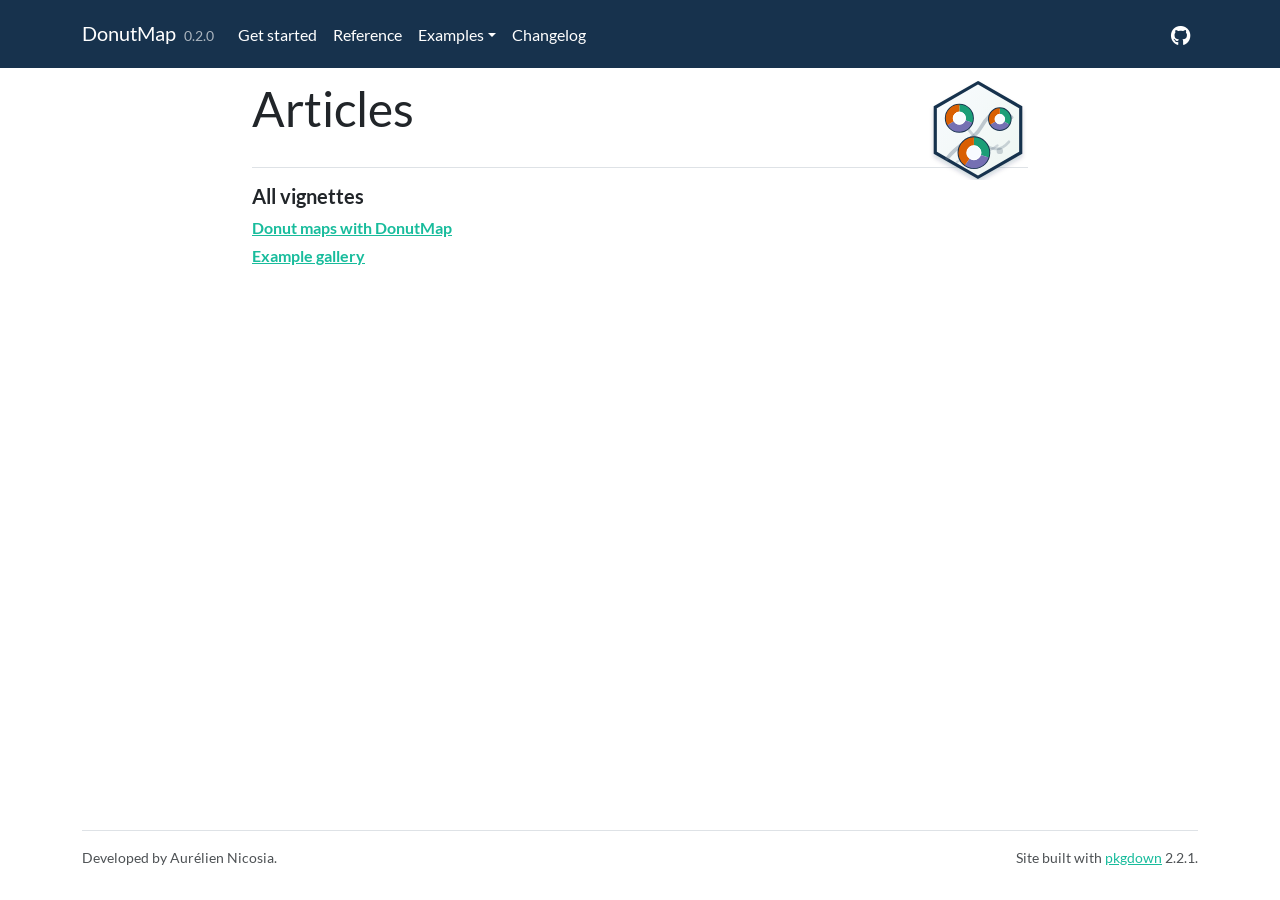
<file: articles/index.html>
<!DOCTYPE html>
<!-- Generated by pkgdown: do not edit by hand --><html lang="en-US"><head><meta http-equiv="Content-Type" content="text/html; charset=UTF-8"><meta charset="utf-8"><meta http-equiv="X-UA-Compatible" content="IE=edge"><meta name="viewport" content="width=device-width, initial-scale=1, shrink-to-fit=no"><title>Articles • DonutMap</title><!-- favicons --><link rel="icon" type="image/png" sizes="96x96" href="../favicon-96x96.png"><link rel="icon" type="”image/svg+xml”" href="../favicon.svg"><link rel="apple-touch-icon" sizes="180x180" href="../apple-touch-icon.png"><link rel="icon" sizes="any" href="../favicon.ico"><link rel="manifest" href="../site.webmanifest"><script src="../deps/jquery-3.6.0/jquery-3.6.0.min.js"></script><meta name="viewport" content="width=device-width, initial-scale=1, shrink-to-fit=no"><link href="../deps/bootstrap-5.3.8/bootstrap.min.css" rel="stylesheet"><script src="../deps/bootstrap-5.3.8/bootstrap.bundle.min.js"></script><link href="../deps/font-awesome-6.5.2/css/all.min.css" rel="stylesheet"><link href="../deps/font-awesome-6.5.2/css/v4-shims.min.css" rel="stylesheet"><script src="../deps/headroom-0.11.0/headroom.min.js"></script><script src="../deps/headroom-0.11.0/jQuery.headroom.min.js"></script><script src="../deps/bootstrap-toc-1.0.1/bootstrap-toc.min.js"></script><script src="../deps/clipboard.js-2.0.11/clipboard.min.js"></script><script src="../deps/search-1.0.0/autocomplete.jquery.min.js"></script><script src="../deps/search-1.0.0/fuse.min.js"></script><script src="../deps/search-1.0.0/mark.min.js"></script><!-- pkgdown --><script src="../pkgdown.js"></script><meta property="og:title" content="Articles"><meta property="og:image" content="https://aureliennicosiaulaval.github.io/DonutMap/logo.svg"></head><body>
    <a href="#main" class="visually-hidden-focusable">Skip to contents</a>


    <nav class="navbar navbar-expand-lg fixed-top bg-primary" data-bs-theme="dark" aria-label="Site navigation"><div class="container">

    <a class="navbar-brand me-2" href="../index.html">DonutMap</a>

    <small class="nav-text text-muted me-auto" data-bs-toggle="tooltip" data-bs-placement="bottom" title="Released version">0.2.0</small>


    <button class="navbar-toggler" type="button" data-bs-toggle="collapse" data-bs-target="#navbar" aria-controls="navbar" aria-expanded="false" aria-label="Toggle navigation">
      <span class="navbar-toggler-icon"></span>
    </button>

    <div id="navbar" class="collapse navbar-collapse ms-3">
      <ul class="navbar-nav me-auto"><li class="nav-item"><a class="nav-link" href="../articles/donut-maps.html">Get started</a></li>
<li class="nav-item"><a class="nav-link" href="../reference/index.html">Reference</a></li>
<li class="nav-item dropdown">
  <button class="nav-link dropdown-toggle" type="button" id="dropdown-examples" data-bs-toggle="dropdown" aria-expanded="false" aria-haspopup="true">Examples</button>
  <ul class="dropdown-menu" aria-labelledby="dropdown-examples"><li><a class="dropdown-item" href="../articles/donut-maps.html">Donut maps with DonutMap</a></li>
    <li><a class="dropdown-item" href="../articles/example-gallery.html">Example gallery</a></li>
  </ul></li>
<li class="nav-item"><a class="nav-link" href="../news/index.html">Changelog</a></li>
      </ul><ul class="navbar-nav"><li class="nav-item"><a class="external-link nav-link" href="https://github.com/AurelienNicosiaULaval/DonutMap/" aria-label="GitHub"><span class="fa fab fa-github fa-lg"></span></a></li>
      </ul></div>


  </div>
</nav><div class="container template-article-index">
<div class="row">
  <main id="main" class="col-md-9"><div class="page-header">
      <img src="../logo.svg" class="logo" alt=""><h1>Articles</h1>
    </div>

    <div class="section ">
      <h3>All vignettes</h3>
      <div class="section-desc"></div>

      <dl><dt><a href="donut-maps.html">Donut maps with DonutMap</a></dt>
        <dd>
        </dd><dt><a href="example-gallery.html">Example gallery</a></dt>
        <dd>
      </dd></dl></div>
  </main></div>


    <footer><div class="pkgdown-footer-left">
  <p>Developed by Aurélien Nicosia.</p>
</div>

<div class="pkgdown-footer-right">
  <p>Site built with <a href="https://pkgdown.r-lib.org/" class="external-link">pkgdown</a> 2.2.1.</p>
</div>

    </footer></div>





  </body></html>
</file>
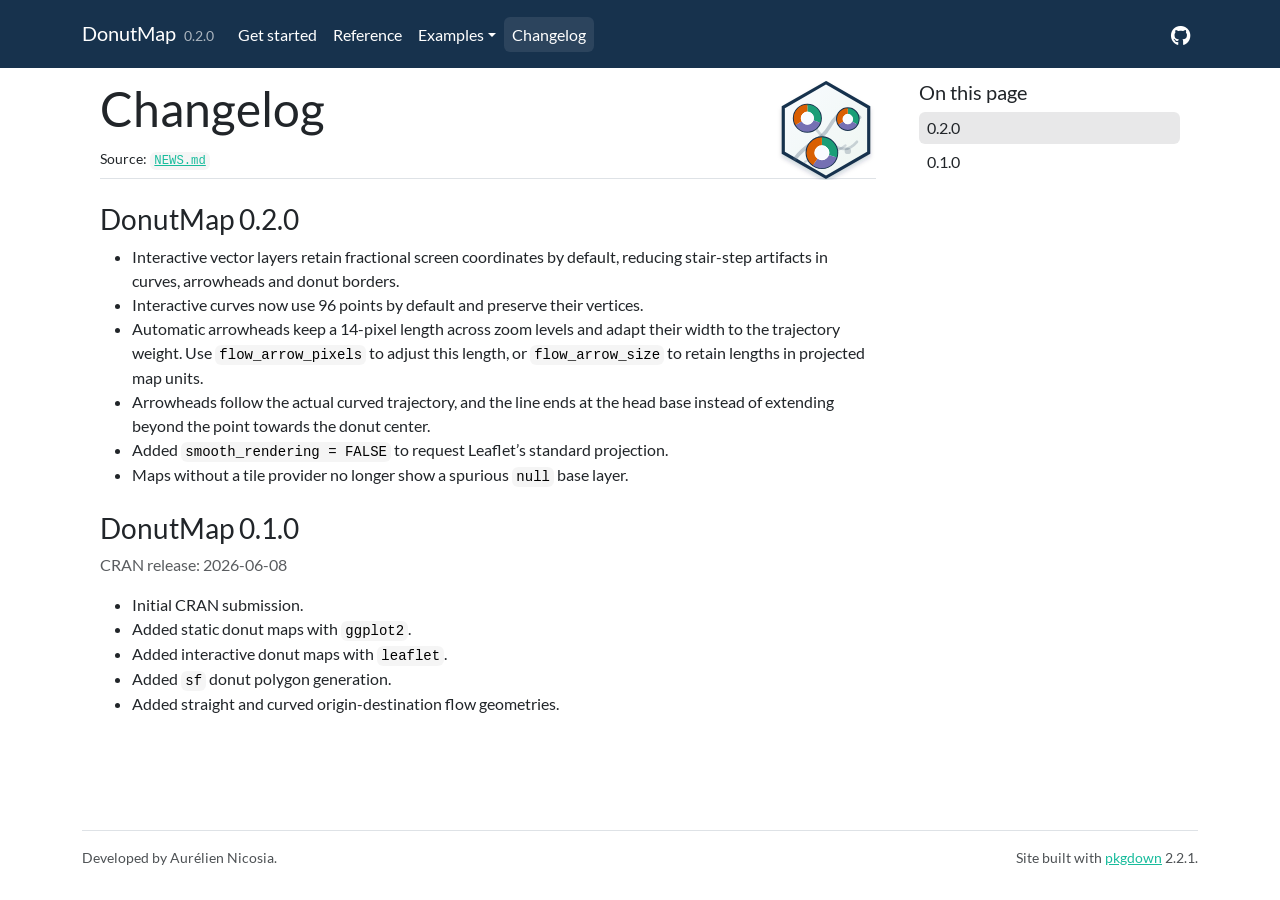
<file: news/index.html>
<!DOCTYPE html>
<!-- Generated by pkgdown: do not edit by hand --><html lang="en-US"><head><meta http-equiv="Content-Type" content="text/html; charset=UTF-8"><meta charset="utf-8"><meta http-equiv="X-UA-Compatible" content="IE=edge"><meta name="viewport" content="width=device-width, initial-scale=1, shrink-to-fit=no"><title>Changelog • DonutMap</title><!-- favicons --><link rel="icon" type="image/png" sizes="96x96" href="../favicon-96x96.png"><link rel="icon" type="”image/svg+xml”" href="../favicon.svg"><link rel="apple-touch-icon" sizes="180x180" href="../apple-touch-icon.png"><link rel="icon" sizes="any" href="../favicon.ico"><link rel="manifest" href="../site.webmanifest"><script src="../deps/jquery-3.6.0/jquery-3.6.0.min.js"></script><meta name="viewport" content="width=device-width, initial-scale=1, shrink-to-fit=no"><link href="../deps/bootstrap-5.3.8/bootstrap.min.css" rel="stylesheet"><script src="../deps/bootstrap-5.3.8/bootstrap.bundle.min.js"></script><link href="../deps/font-awesome-6.5.2/css/all.min.css" rel="stylesheet"><link href="../deps/font-awesome-6.5.2/css/v4-shims.min.css" rel="stylesheet"><script src="../deps/headroom-0.11.0/headroom.min.js"></script><script src="../deps/headroom-0.11.0/jQuery.headroom.min.js"></script><script src="../deps/bootstrap-toc-1.0.1/bootstrap-toc.min.js"></script><script src="../deps/clipboard.js-2.0.11/clipboard.min.js"></script><script src="../deps/search-1.0.0/autocomplete.jquery.min.js"></script><script src="../deps/search-1.0.0/fuse.min.js"></script><script src="../deps/search-1.0.0/mark.min.js"></script><!-- pkgdown --><script src="../pkgdown.js"></script><meta property="og:title" content="Changelog"><meta property="og:image" content="https://aureliennicosiaulaval.github.io/DonutMap/logo.svg"></head><body>
    <a href="#main" class="visually-hidden-focusable">Skip to contents</a>


    <nav class="navbar navbar-expand-lg fixed-top bg-primary" data-bs-theme="dark" aria-label="Site navigation"><div class="container">

    <a class="navbar-brand me-2" href="../index.html">DonutMap</a>

    <small class="nav-text text-muted me-auto" data-bs-toggle="tooltip" data-bs-placement="bottom" title="Released version">0.2.0</small>


    <button class="navbar-toggler" type="button" data-bs-toggle="collapse" data-bs-target="#navbar" aria-controls="navbar" aria-expanded="false" aria-label="Toggle navigation">
      <span class="navbar-toggler-icon"></span>
    </button>

    <div id="navbar" class="collapse navbar-collapse ms-3">
      <ul class="navbar-nav me-auto"><li class="nav-item"><a class="nav-link" href="../articles/donut-maps.html">Get started</a></li>
<li class="nav-item"><a class="nav-link" href="../reference/index.html">Reference</a></li>
<li class="nav-item dropdown">
  <button class="nav-link dropdown-toggle" type="button" id="dropdown-examples" data-bs-toggle="dropdown" aria-expanded="false" aria-haspopup="true">Examples</button>
  <ul class="dropdown-menu" aria-labelledby="dropdown-examples"><li><a class="dropdown-item" href="../articles/donut-maps.html">Donut maps with DonutMap</a></li>
    <li><a class="dropdown-item" href="../articles/example-gallery.html">Example gallery</a></li>
  </ul></li>
<li class="active nav-item"><a class="nav-link" href="../news/index.html">Changelog</a></li>
      </ul><ul class="navbar-nav"><li class="nav-item"><a class="external-link nav-link" href="https://github.com/AurelienNicosiaULaval/DonutMap/" aria-label="GitHub"><span class="fa fab fa-github fa-lg"></span></a></li>
      </ul></div>


  </div>
</nav><div class="container template-news">
<div class="row">
  <main id="main" class="col-md-9"><div class="page-header">
      <img src="../logo.svg" class="logo" alt=""><h1>Changelog</h1>
      <small>Source: <a href="https://github.com/AurelienNicosiaULaval/DonutMap/blob/main/NEWS.md" class="external-link"><code>NEWS.md</code></a></small>
    </div>

    <div class="section level2">
<h2 class="pkg-version" data-toc-text="0.2.0" id="donutmap-020">DonutMap 0.2.0<a class="anchor" aria-label="anchor" href="#donutmap-020"></a></h2>
<ul><li>Interactive vector layers retain fractional screen coordinates by default, reducing stair-step artifacts in curves, arrowheads and donut borders.</li>
<li>Interactive curves now use 96 points by default and preserve their vertices.</li>
<li>Automatic arrowheads keep a 14-pixel length across zoom levels and adapt their width to the trajectory weight. Use <code>flow_arrow_pixels</code> to adjust this length, or <code>flow_arrow_size</code> to retain lengths in projected map units.</li>
<li>Arrowheads follow the actual curved trajectory, and the line ends at the head base instead of extending beyond the point towards the donut center.</li>
<li>Added <code>smooth_rendering = FALSE</code> to request Leaflet’s standard projection.</li>
<li>Maps without a tile provider no longer show a spurious <code>null</code> base layer.</li>
</ul></div>
    <div class="section level2">
<h2 class="pkg-version" data-toc-text="0.1.0" id="donutmap-010">DonutMap 0.1.0<a class="anchor" aria-label="anchor" href="#donutmap-010"></a></h2><p class="text-muted">CRAN release: 2026-06-08</p>
<ul><li>Initial CRAN submission.</li>
<li>Added static donut maps with <code>ggplot2</code>.</li>
<li>Added interactive donut maps with <code>leaflet</code>.</li>
<li>Added <code>sf</code> donut polygon generation.</li>
<li>Added straight and curved origin-destination flow geometries.</li>
</ul></div>
  </main><aside class="col-md-3"><nav id="toc" aria-label="Table of contents"><h2>On this page</h2>
    </nav></aside></div>


    <footer><div class="pkgdown-footer-left">
  <p>Developed by Aurélien Nicosia.</p>
</div>

<div class="pkgdown-footer-right">
  <p>Site built with <a href="https://pkgdown.r-lib.org/" class="external-link">pkgdown</a> 2.2.1.</p>
</div>

    </footer></div>





  </body></html>
</file>
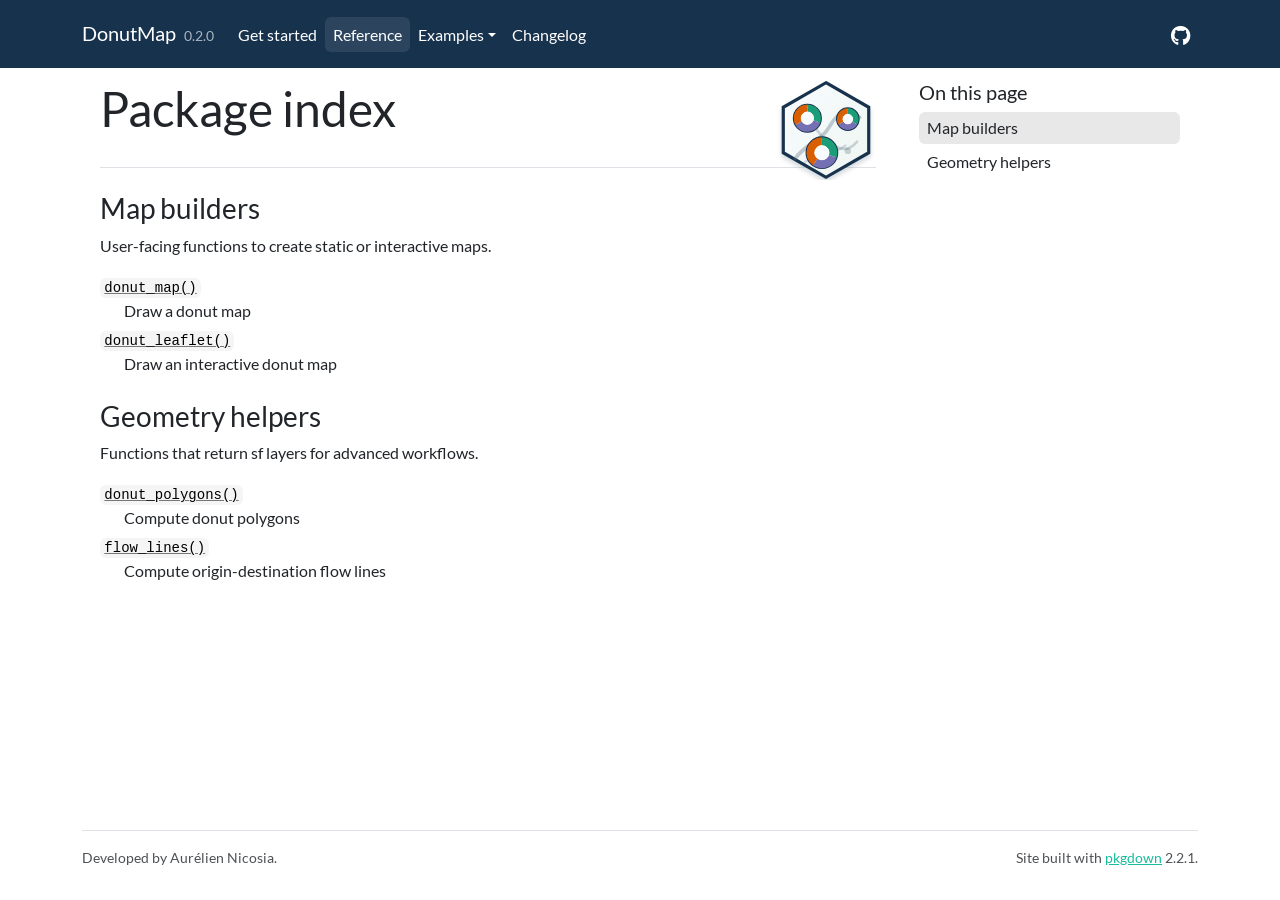
<file: reference/index.html>
<!DOCTYPE html>
<!-- Generated by pkgdown: do not edit by hand --><html lang="en-US"><head><meta http-equiv="Content-Type" content="text/html; charset=UTF-8"><meta charset="utf-8"><meta http-equiv="X-UA-Compatible" content="IE=edge"><meta name="viewport" content="width=device-width, initial-scale=1, shrink-to-fit=no"><title>Package index • DonutMap</title><!-- favicons --><link rel="icon" type="image/png" sizes="96x96" href="../favicon-96x96.png"><link rel="icon" type="”image/svg+xml”" href="../favicon.svg"><link rel="apple-touch-icon" sizes="180x180" href="../apple-touch-icon.png"><link rel="icon" sizes="any" href="../favicon.ico"><link rel="manifest" href="../site.webmanifest"><script src="../deps/jquery-3.6.0/jquery-3.6.0.min.js"></script><meta name="viewport" content="width=device-width, initial-scale=1, shrink-to-fit=no"><link href="../deps/bootstrap-5.3.8/bootstrap.min.css" rel="stylesheet"><script src="../deps/bootstrap-5.3.8/bootstrap.bundle.min.js"></script><link href="../deps/font-awesome-6.5.2/css/all.min.css" rel="stylesheet"><link href="../deps/font-awesome-6.5.2/css/v4-shims.min.css" rel="stylesheet"><script src="../deps/headroom-0.11.0/headroom.min.js"></script><script src="../deps/headroom-0.11.0/jQuery.headroom.min.js"></script><script src="../deps/bootstrap-toc-1.0.1/bootstrap-toc.min.js"></script><script src="../deps/clipboard.js-2.0.11/clipboard.min.js"></script><script src="../deps/search-1.0.0/autocomplete.jquery.min.js"></script><script src="../deps/search-1.0.0/fuse.min.js"></script><script src="../deps/search-1.0.0/mark.min.js"></script><!-- pkgdown --><script src="../pkgdown.js"></script><meta property="og:title" content="Package index"><meta property="og:image" content="https://aureliennicosiaulaval.github.io/DonutMap/logo.svg"></head><body>
    <a href="#main" class="visually-hidden-focusable">Skip to contents</a>


    <nav class="navbar navbar-expand-lg fixed-top bg-primary" data-bs-theme="dark" aria-label="Site navigation"><div class="container">

    <a class="navbar-brand me-2" href="../index.html">DonutMap</a>

    <small class="nav-text text-muted me-auto" data-bs-toggle="tooltip" data-bs-placement="bottom" title="Released version">0.2.0</small>


    <button class="navbar-toggler" type="button" data-bs-toggle="collapse" data-bs-target="#navbar" aria-controls="navbar" aria-expanded="false" aria-label="Toggle navigation">
      <span class="navbar-toggler-icon"></span>
    </button>

    <div id="navbar" class="collapse navbar-collapse ms-3">
      <ul class="navbar-nav me-auto"><li class="nav-item"><a class="nav-link" href="../articles/donut-maps.html">Get started</a></li>
<li class="active nav-item"><a class="nav-link" href="../reference/index.html">Reference</a></li>
<li class="nav-item dropdown">
  <button class="nav-link dropdown-toggle" type="button" id="dropdown-examples" data-bs-toggle="dropdown" aria-expanded="false" aria-haspopup="true">Examples</button>
  <ul class="dropdown-menu" aria-labelledby="dropdown-examples"><li><a class="dropdown-item" href="../articles/donut-maps.html">Donut maps with DonutMap</a></li>
    <li><a class="dropdown-item" href="../articles/example-gallery.html">Example gallery</a></li>
  </ul></li>
<li class="nav-item"><a class="nav-link" href="../news/index.html">Changelog</a></li>
      </ul><ul class="navbar-nav"><li class="nav-item"><a class="external-link nav-link" href="https://github.com/AurelienNicosiaULaval/DonutMap/" aria-label="GitHub"><span class="fa fab fa-github fa-lg"></span></a></li>
      </ul></div>


  </div>
</nav><div class="container template-reference-index">
<div class="row">
  <main id="main" class="col-md-9"><div class="page-header">
      <img src="../logo.svg" class="logo" alt=""><h1>Package index</h1>
    </div>

    <div class="section level2">
      <h2 id="map-builders">Map builders<a class="anchor" aria-label="anchor" href="#map-builders"></a></h2>

      <div class="section-desc"><p>User-facing functions to create static or interactive maps.</p></div>

      <dl></dl></div><div class="section level2">




      <dl><dt>

          <code><a href="donut_map.html">donut_map()</a></code>

        </dt>
        <dd>Draw a donut map</dd>

        <dt>

          <code><a href="donut_leaflet.html">donut_leaflet()</a></code>

        </dt>
        <dd>Draw an interactive donut map</dd>
      </dl></div><div class="section level2">
      <h2 id="geometry-helpers">Geometry helpers<a class="anchor" aria-label="anchor" href="#geometry-helpers"></a></h2>

      <div class="section-desc"><p>Functions that return sf layers for advanced workflows.</p></div>

      <dl></dl></div><div class="section level2">




      <dl><dt>

          <code><a href="donut_polygons.html">donut_polygons()</a></code>

        </dt>
        <dd>Compute donut polygons</dd>

        <dt>

          <code><a href="flow_lines.html">flow_lines()</a></code>

        </dt>
        <dd>Compute origin-destination flow lines</dd>
      </dl></div>
  </main><aside class="col-md-3"><nav id="toc" aria-label="Table of contents"><h2>On this page</h2>
    </nav></aside></div>


    <footer><div class="pkgdown-footer-left">
  <p>Developed by Aurélien Nicosia.</p>
</div>

<div class="pkgdown-footer-right">
  <p>Site built with <a href="https://pkgdown.r-lib.org/" class="external-link">pkgdown</a> 2.2.1.</p>
</div>

    </footer></div>





  </body></html>
</file>
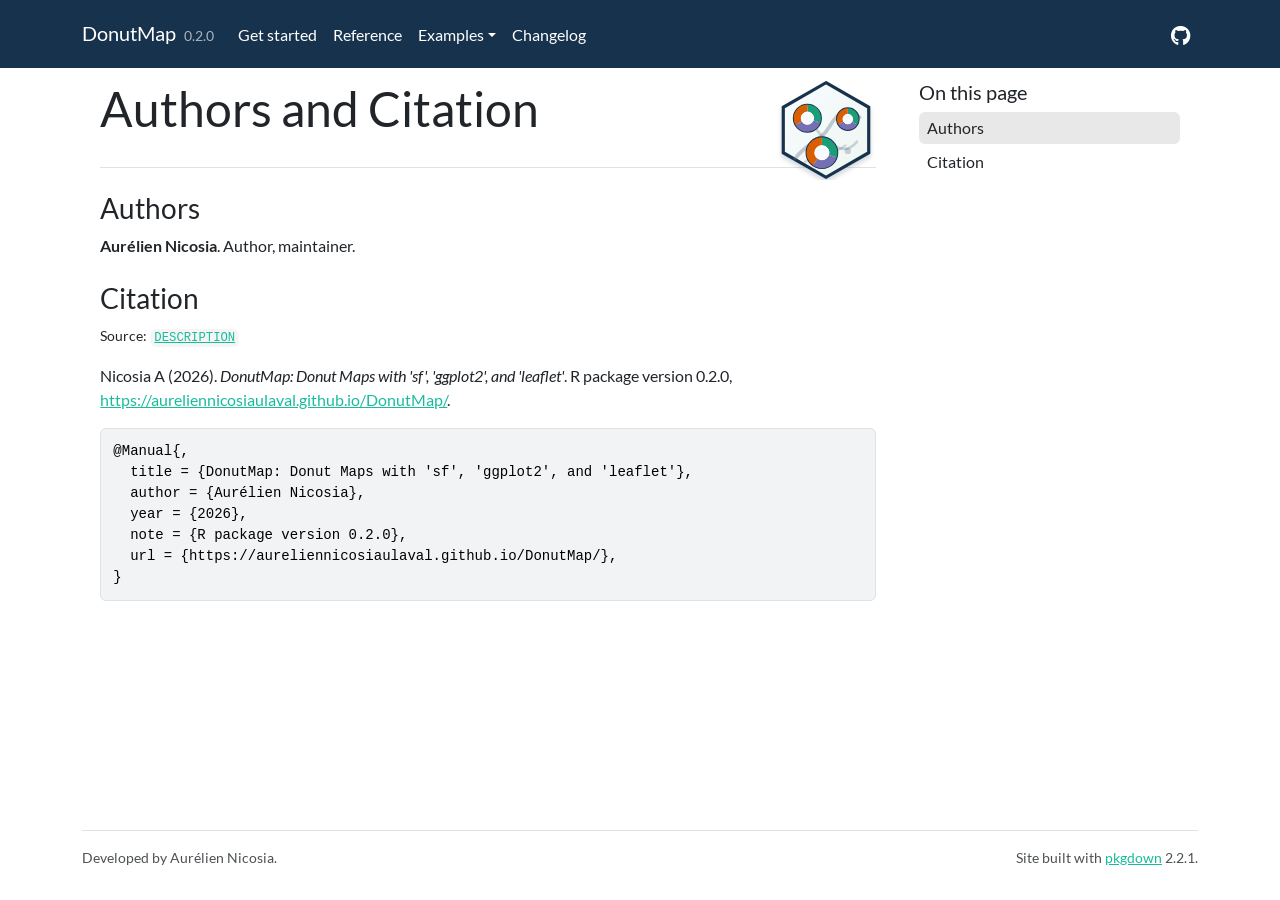
<file: authors.html>
<!DOCTYPE html>
<!-- Generated by pkgdown: do not edit by hand --><html lang="en-US"><head><meta http-equiv="Content-Type" content="text/html; charset=UTF-8"><meta charset="utf-8"><meta http-equiv="X-UA-Compatible" content="IE=edge"><meta name="viewport" content="width=device-width, initial-scale=1, shrink-to-fit=no"><title>Authors and Citation • DonutMap</title><!-- favicons --><link rel="icon" type="image/png" sizes="96x96" href="favicon-96x96.png"><link rel="icon" type="”image/svg+xml”" href="favicon.svg"><link rel="apple-touch-icon" sizes="180x180" href="apple-touch-icon.png"><link rel="icon" sizes="any" href="favicon.ico"><link rel="manifest" href="site.webmanifest"><script src="deps/jquery-3.6.0/jquery-3.6.0.min.js"></script><meta name="viewport" content="width=device-width, initial-scale=1, shrink-to-fit=no"><link href="deps/bootstrap-5.3.8/bootstrap.min.css" rel="stylesheet"><script src="deps/bootstrap-5.3.8/bootstrap.bundle.min.js"></script><link href="deps/font-awesome-6.5.2/css/all.min.css" rel="stylesheet"><link href="deps/font-awesome-6.5.2/css/v4-shims.min.css" rel="stylesheet"><script src="deps/headroom-0.11.0/headroom.min.js"></script><script src="deps/headroom-0.11.0/jQuery.headroom.min.js"></script><script src="deps/bootstrap-toc-1.0.1/bootstrap-toc.min.js"></script><script src="deps/clipboard.js-2.0.11/clipboard.min.js"></script><script src="deps/search-1.0.0/autocomplete.jquery.min.js"></script><script src="deps/search-1.0.0/fuse.min.js"></script><script src="deps/search-1.0.0/mark.min.js"></script><!-- pkgdown --><script src="pkgdown.js"></script><meta property="og:title" content="Authors and Citation"><meta property="og:image" content="https://aureliennicosiaulaval.github.io/DonutMap/logo.svg"></head><body>
    <a href="#main" class="visually-hidden-focusable">Skip to contents</a>


    <nav class="navbar navbar-expand-lg fixed-top bg-primary" data-bs-theme="dark" aria-label="Site navigation"><div class="container">

    <a class="navbar-brand me-2" href="index.html">DonutMap</a>

    <small class="nav-text text-muted me-auto" data-bs-toggle="tooltip" data-bs-placement="bottom" title="Released version">0.2.0</small>


    <button class="navbar-toggler" type="button" data-bs-toggle="collapse" data-bs-target="#navbar" aria-controls="navbar" aria-expanded="false" aria-label="Toggle navigation">
      <span class="navbar-toggler-icon"></span>
    </button>

    <div id="navbar" class="collapse navbar-collapse ms-3">
      <ul class="navbar-nav me-auto"><li class="nav-item"><a class="nav-link" href="articles/donut-maps.html">Get started</a></li>
<li class="nav-item"><a class="nav-link" href="reference/index.html">Reference</a></li>
<li class="nav-item dropdown">
  <button class="nav-link dropdown-toggle" type="button" id="dropdown-examples" data-bs-toggle="dropdown" aria-expanded="false" aria-haspopup="true">Examples</button>
  <ul class="dropdown-menu" aria-labelledby="dropdown-examples"><li><a class="dropdown-item" href="articles/donut-maps.html">Donut maps with DonutMap</a></li>
    <li><a class="dropdown-item" href="articles/example-gallery.html">Example gallery</a></li>
  </ul></li>
<li class="nav-item"><a class="nav-link" href="news/index.html">Changelog</a></li>
      </ul><ul class="navbar-nav"><li class="nav-item"><a class="external-link nav-link" href="https://github.com/AurelienNicosiaULaval/DonutMap/" aria-label="GitHub"><span class="fa fab fa-github fa-lg"></span></a></li>
      </ul></div>


  </div>
</nav><div class="container template-citation-authors">
<div class="row">
  <main id="main" class="col-md-9"><div class="page-header">
      <img src="logo.svg" class="logo" alt=""><h1>Authors and Citation</h1>
    </div>

    <div class="section level2">
      <h2>Authors</h2>

      <ul class="list-unstyled"><li>
          <p><strong>Aurélien Nicosia</strong>. Author, maintainer.
          </p>
        </li>
      </ul></div>

    <div class="section level2">
      <h2 id="citation">Citation</h2>
      <p><small class="dont-index">Source: <a href="https://github.com/AurelienNicosiaULaval/DonutMap/blob/main/DESCRIPTION" class="external-link"><code>DESCRIPTION</code></a></small></p>

      <p>Nicosia A (2026).
<em>DonutMap: Donut Maps with 'sf', 'ggplot2', and 'leaflet'</em>.
R package version 0.2.0, <a href="https://aureliennicosiaulaval.github.io/DonutMap/">https://aureliennicosiaulaval.github.io/DonutMap/</a>.
</p>
      <pre>@Manual{,
  title = {DonutMap: Donut Maps with 'sf', 'ggplot2', and 'leaflet'},
  author = {Aurélien Nicosia},
  year = {2026},
  note = {R package version 0.2.0},
  url = {https://aureliennicosiaulaval.github.io/DonutMap/},
}</pre>
    </div>

  </main><aside class="col-md-3"><nav id="toc" aria-label="Table of contents"><h2>On this page</h2>
    </nav></aside></div>


    <footer><div class="pkgdown-footer-left">
  <p>Developed by Aurélien Nicosia.</p>
</div>

<div class="pkgdown-footer-right">
  <p>Site built with <a href="https://pkgdown.r-lib.org/" class="external-link">pkgdown</a> 2.2.1.</p>
</div>

    </footer></div>





  </body></html>
</file>
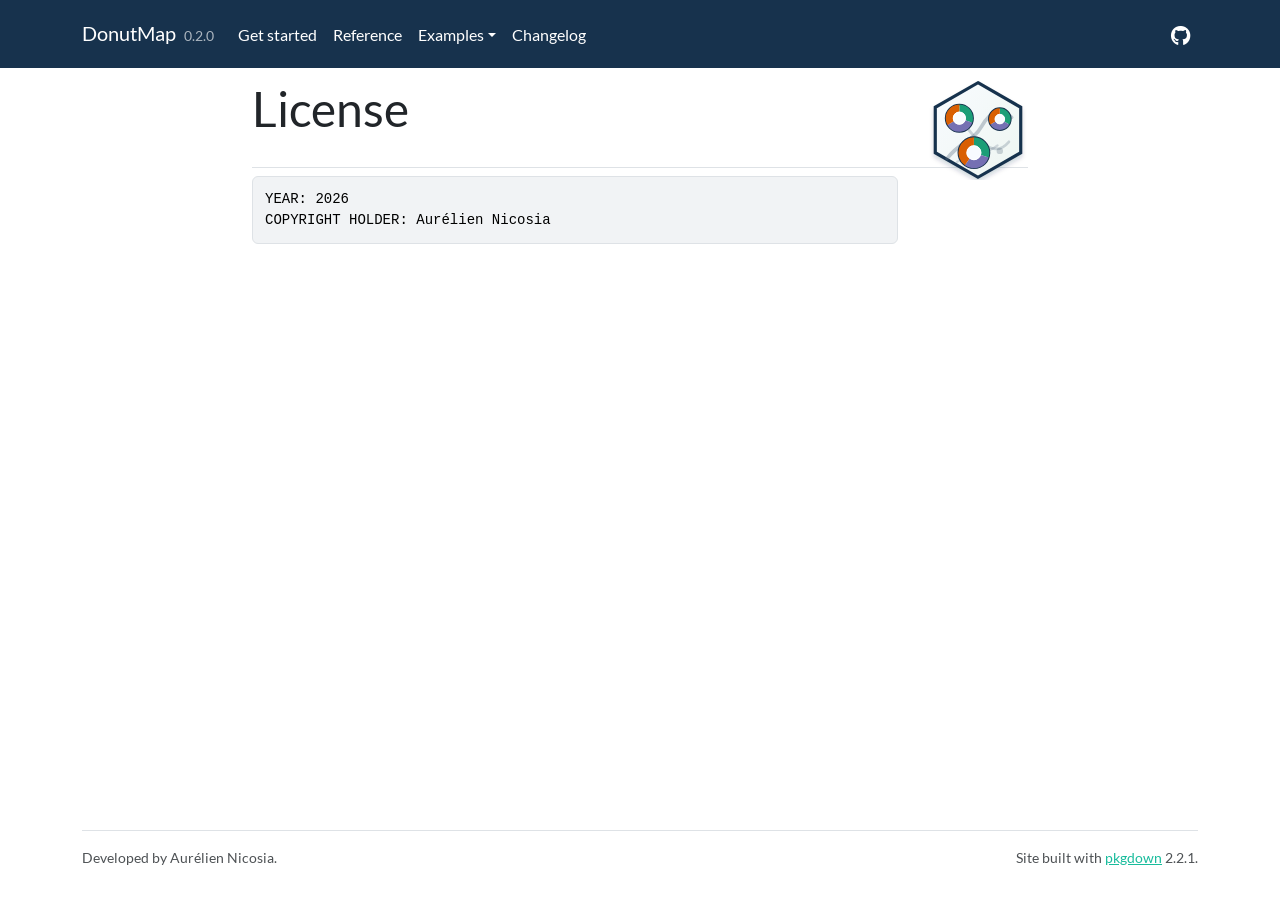
<file: LICENSE-text.html>
<!DOCTYPE html>
<!-- Generated by pkgdown: do not edit by hand --><html lang="en-US"><head><meta http-equiv="Content-Type" content="text/html; charset=UTF-8"><meta charset="utf-8"><meta http-equiv="X-UA-Compatible" content="IE=edge"><meta name="viewport" content="width=device-width, initial-scale=1, shrink-to-fit=no"><title>License • DonutMap</title><!-- favicons --><link rel="icon" type="image/png" sizes="96x96" href="favicon-96x96.png"><link rel="icon" type="”image/svg+xml”" href="favicon.svg"><link rel="apple-touch-icon" sizes="180x180" href="apple-touch-icon.png"><link rel="icon" sizes="any" href="favicon.ico"><link rel="manifest" href="site.webmanifest"><script src="deps/jquery-3.6.0/jquery-3.6.0.min.js"></script><meta name="viewport" content="width=device-width, initial-scale=1, shrink-to-fit=no"><link href="deps/bootstrap-5.3.8/bootstrap.min.css" rel="stylesheet"><script src="deps/bootstrap-5.3.8/bootstrap.bundle.min.js"></script><link href="deps/font-awesome-6.5.2/css/all.min.css" rel="stylesheet"><link href="deps/font-awesome-6.5.2/css/v4-shims.min.css" rel="stylesheet"><script src="deps/headroom-0.11.0/headroom.min.js"></script><script src="deps/headroom-0.11.0/jQuery.headroom.min.js"></script><script src="deps/bootstrap-toc-1.0.1/bootstrap-toc.min.js"></script><script src="deps/clipboard.js-2.0.11/clipboard.min.js"></script><script src="deps/search-1.0.0/autocomplete.jquery.min.js"></script><script src="deps/search-1.0.0/fuse.min.js"></script><script src="deps/search-1.0.0/mark.min.js"></script><!-- pkgdown --><script src="pkgdown.js"></script><meta property="og:title" content="License"><meta property="og:image" content="https://aureliennicosiaulaval.github.io/DonutMap/logo.svg"></head><body>
    <a href="#main" class="visually-hidden-focusable">Skip to contents</a>


    <nav class="navbar navbar-expand-lg fixed-top bg-primary" data-bs-theme="dark" aria-label="Site navigation"><div class="container">

    <a class="navbar-brand me-2" href="index.html">DonutMap</a>

    <small class="nav-text text-muted me-auto" data-bs-toggle="tooltip" data-bs-placement="bottom" title="Released version">0.2.0</small>


    <button class="navbar-toggler" type="button" data-bs-toggle="collapse" data-bs-target="#navbar" aria-controls="navbar" aria-expanded="false" aria-label="Toggle navigation">
      <span class="navbar-toggler-icon"></span>
    </button>

    <div id="navbar" class="collapse navbar-collapse ms-3">
      <ul class="navbar-nav me-auto"><li class="nav-item"><a class="nav-link" href="articles/donut-maps.html">Get started</a></li>
<li class="nav-item"><a class="nav-link" href="reference/index.html">Reference</a></li>
<li class="nav-item dropdown">
  <button class="nav-link dropdown-toggle" type="button" id="dropdown-examples" data-bs-toggle="dropdown" aria-expanded="false" aria-haspopup="true">Examples</button>
  <ul class="dropdown-menu" aria-labelledby="dropdown-examples"><li><a class="dropdown-item" href="articles/donut-maps.html">Donut maps with DonutMap</a></li>
    <li><a class="dropdown-item" href="articles/example-gallery.html">Example gallery</a></li>
  </ul></li>
<li class="nav-item"><a class="nav-link" href="news/index.html">Changelog</a></li>
      </ul><ul class="navbar-nav"><li class="nav-item"><a class="external-link nav-link" href="https://github.com/AurelienNicosiaULaval/DonutMap/" aria-label="GitHub"><span class="fa fab fa-github fa-lg"></span></a></li>
      </ul></div>


  </div>
</nav><div class="container template-title-body">
<div class="row">
  <main id="main" class="col-md-9"><div class="page-header">
      <img src="logo.svg" class="logo" alt=""><h1>License</h1>

    </div>

<pre>YEAR: 2026
COPYRIGHT HOLDER: Aurélien Nicosia
</pre>

  </main></div>


    <footer><div class="pkgdown-footer-left">
  <p>Developed by Aurélien Nicosia.</p>
</div>

<div class="pkgdown-footer-right">
  <p>Site built with <a href="https://pkgdown.r-lib.org/" class="external-link">pkgdown</a> 2.2.1.</p>
</div>

    </footer></div>





  </body></html>
</file>
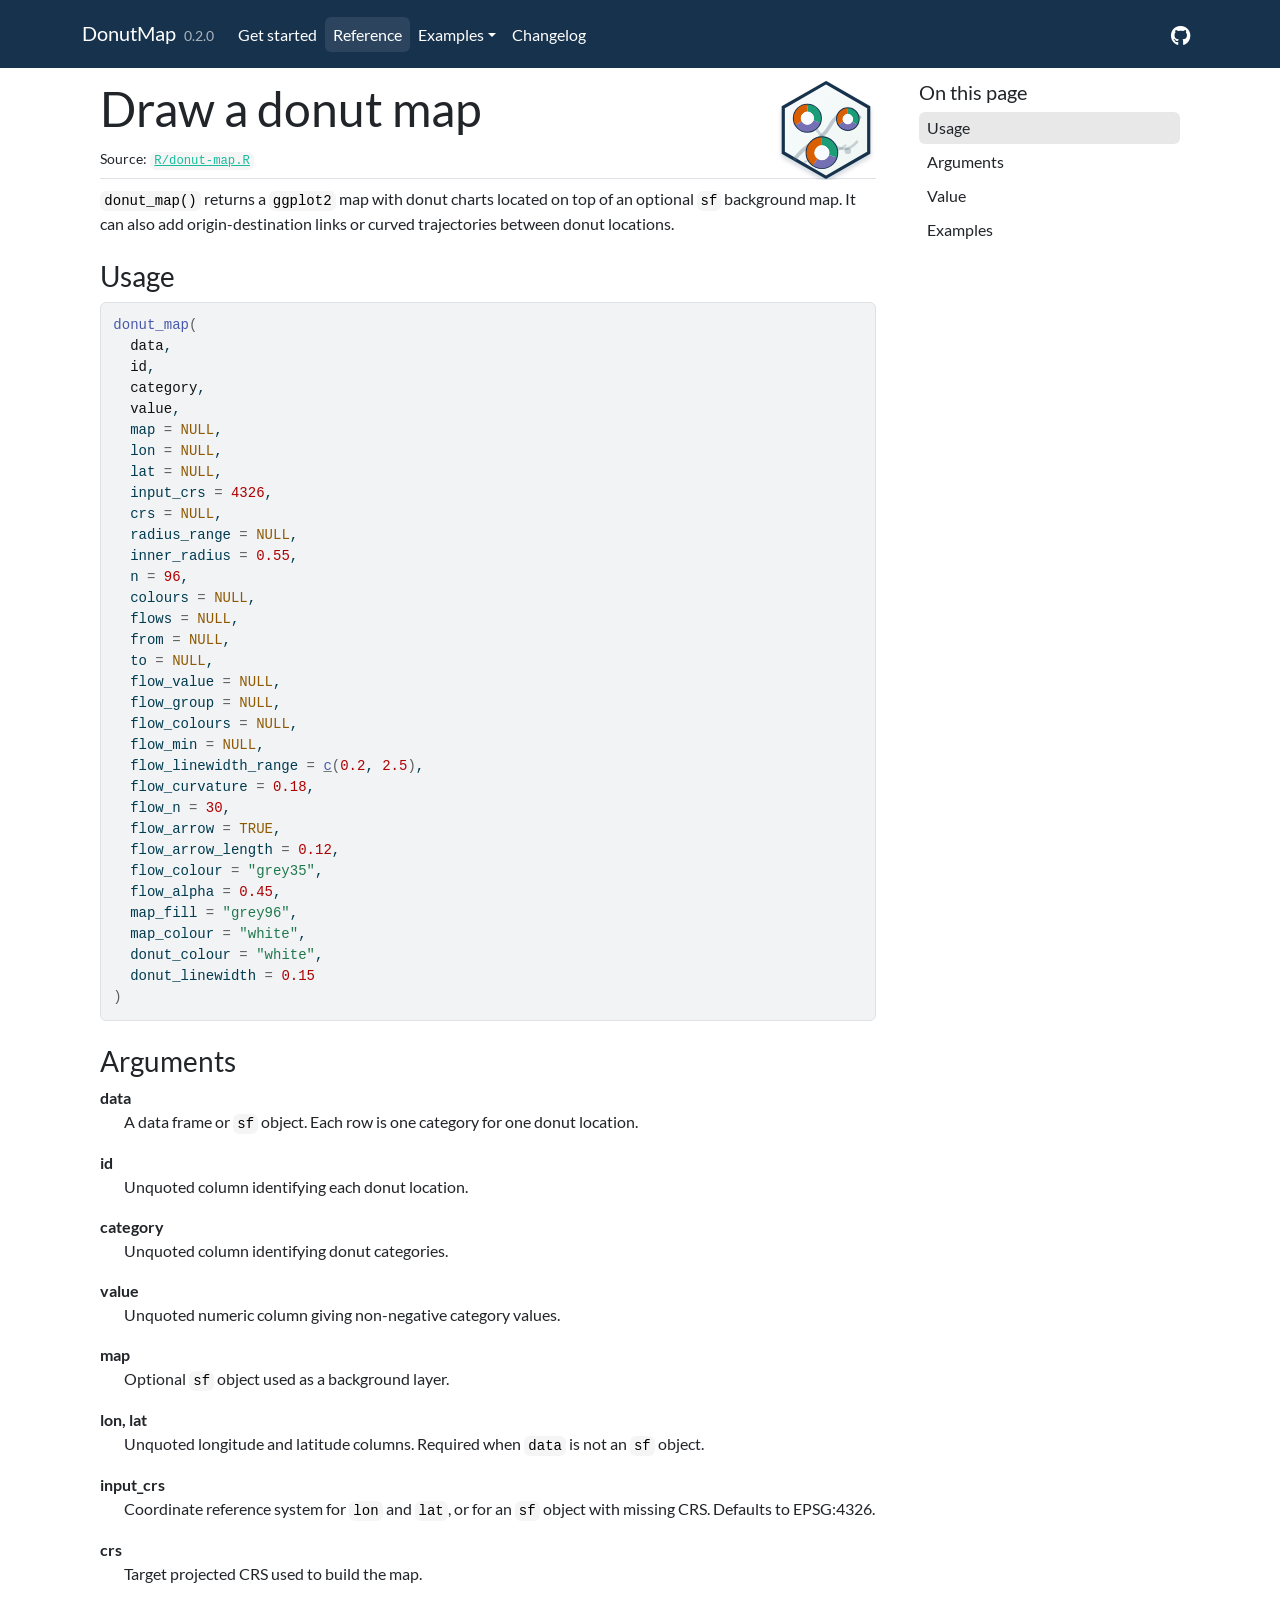
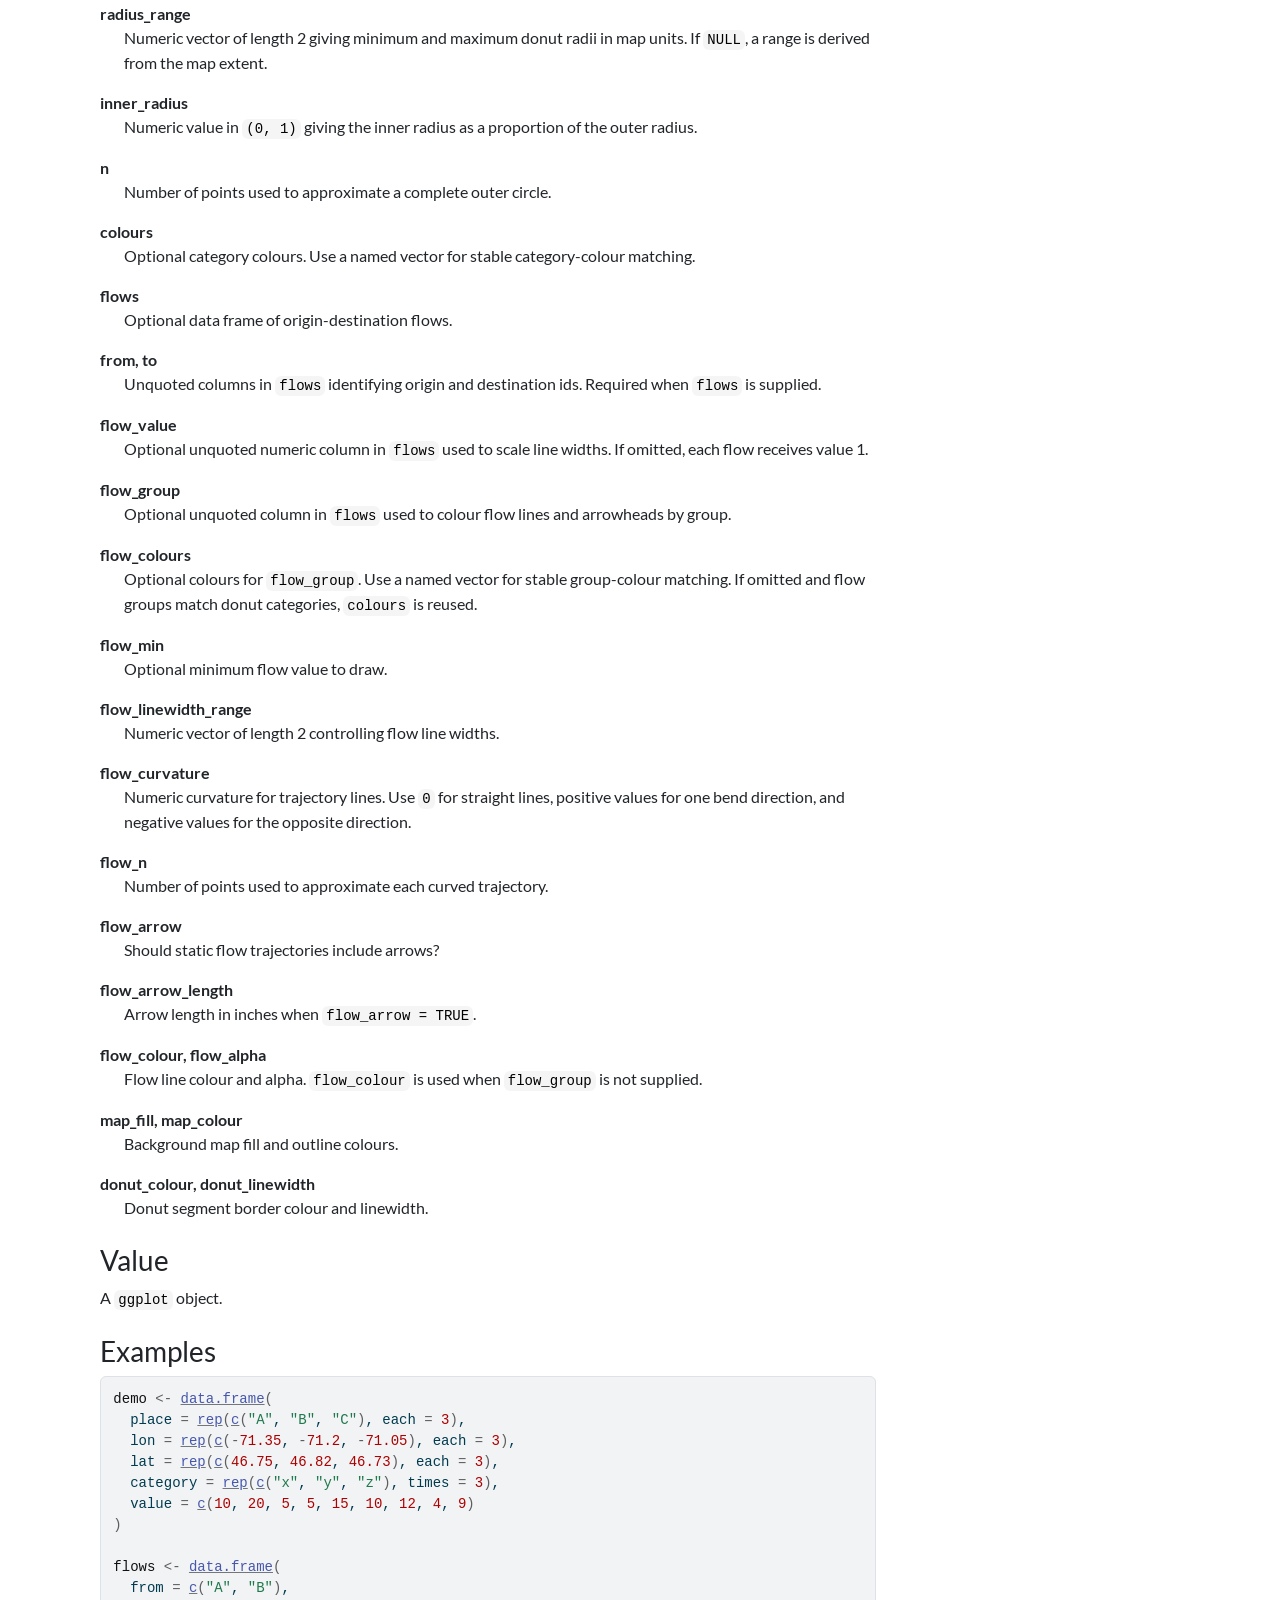
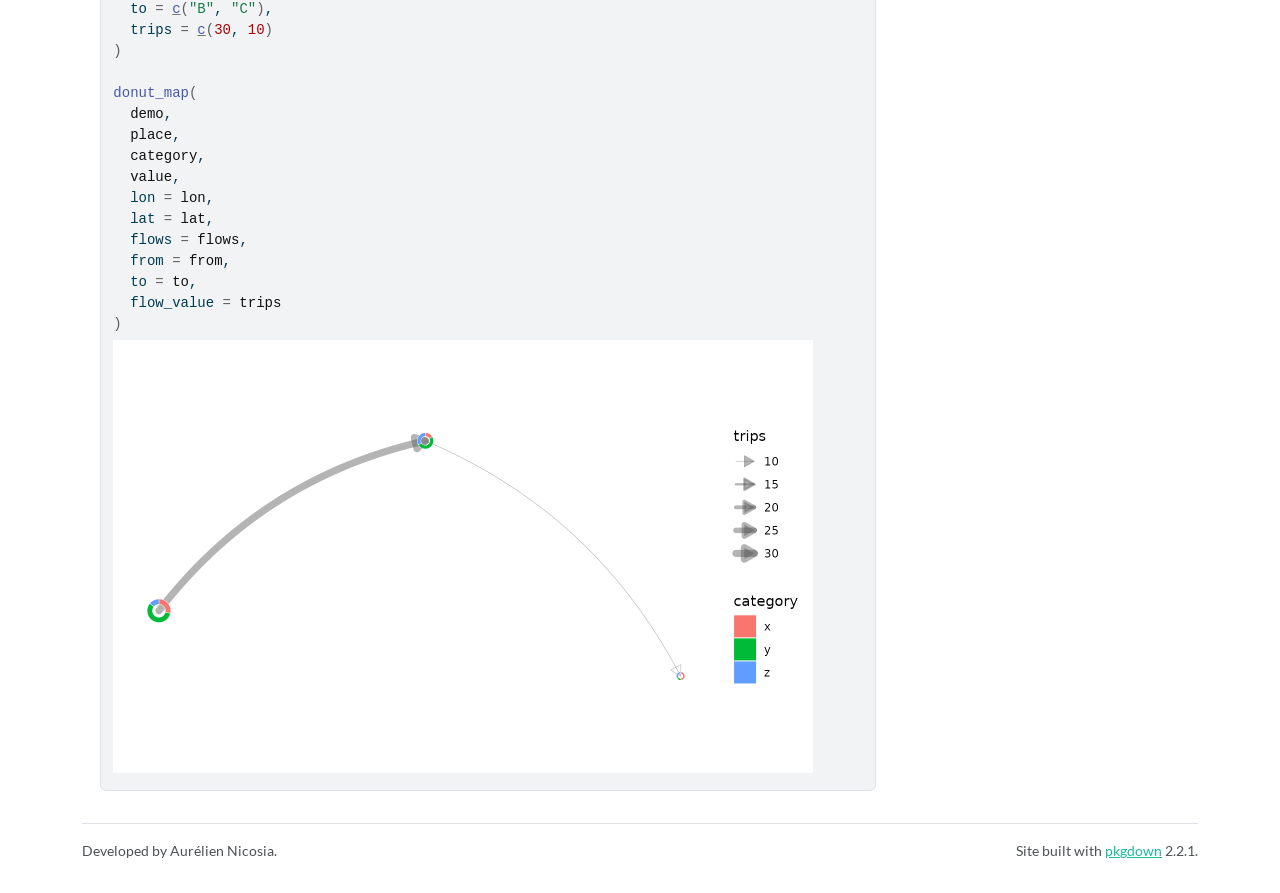
<file: reference/donut_map.html>
<!DOCTYPE html>
<!-- Generated by pkgdown: do not edit by hand --><html lang="en-US"><head><meta http-equiv="Content-Type" content="text/html; charset=UTF-8"><meta charset="utf-8"><meta http-equiv="X-UA-Compatible" content="IE=edge"><meta name="viewport" content="width=device-width, initial-scale=1, shrink-to-fit=no"><title>Draw a donut map — donut_map • DonutMap</title><!-- favicons --><link rel="icon" type="image/png" sizes="96x96" href="../favicon-96x96.png"><link rel="icon" type="”image/svg+xml”" href="../favicon.svg"><link rel="apple-touch-icon" sizes="180x180" href="../apple-touch-icon.png"><link rel="icon" sizes="any" href="../favicon.ico"><link rel="manifest" href="../site.webmanifest"><script src="../deps/jquery-3.6.0/jquery-3.6.0.min.js"></script><meta name="viewport" content="width=device-width, initial-scale=1, shrink-to-fit=no"><link href="../deps/bootstrap-5.3.8/bootstrap.min.css" rel="stylesheet"><script src="../deps/bootstrap-5.3.8/bootstrap.bundle.min.js"></script><link href="../deps/font-awesome-6.5.2/css/all.min.css" rel="stylesheet"><link href="../deps/font-awesome-6.5.2/css/v4-shims.min.css" rel="stylesheet"><script src="../deps/headroom-0.11.0/headroom.min.js"></script><script src="../deps/headroom-0.11.0/jQuery.headroom.min.js"></script><script src="../deps/bootstrap-toc-1.0.1/bootstrap-toc.min.js"></script><script src="../deps/clipboard.js-2.0.11/clipboard.min.js"></script><script src="../deps/search-1.0.0/autocomplete.jquery.min.js"></script><script src="../deps/search-1.0.0/fuse.min.js"></script><script src="../deps/search-1.0.0/mark.min.js"></script><!-- pkgdown --><script src="../pkgdown.js"></script><meta property="og:title" content="Draw a donut map — donut_map"><meta name="description" content="donut_map() returns a ggplot2 map with donut charts located on top of an
optional sf background map. It can also add origin-destination links or
curved trajectories between donut locations."><meta property="og:description" content="donut_map() returns a ggplot2 map with donut charts located on top of an
optional sf background map. It can also add origin-destination links or
curved trajectories between donut locations."><meta property="og:image" content="https://aureliennicosiaulaval.github.io/DonutMap/logo.svg"></head><body>
    <a href="#main" class="visually-hidden-focusable">Skip to contents</a>


    <nav class="navbar navbar-expand-lg fixed-top bg-primary" data-bs-theme="dark" aria-label="Site navigation"><div class="container">

    <a class="navbar-brand me-2" href="../index.html">DonutMap</a>

    <small class="nav-text text-muted me-auto" data-bs-toggle="tooltip" data-bs-placement="bottom" title="Released version">0.2.0</small>


    <button class="navbar-toggler" type="button" data-bs-toggle="collapse" data-bs-target="#navbar" aria-controls="navbar" aria-expanded="false" aria-label="Toggle navigation">
      <span class="navbar-toggler-icon"></span>
    </button>

    <div id="navbar" class="collapse navbar-collapse ms-3">
      <ul class="navbar-nav me-auto"><li class="nav-item"><a class="nav-link" href="../articles/donut-maps.html">Get started</a></li>
<li class="active nav-item"><a class="nav-link" href="../reference/index.html">Reference</a></li>
<li class="nav-item dropdown">
  <button class="nav-link dropdown-toggle" type="button" id="dropdown-examples" data-bs-toggle="dropdown" aria-expanded="false" aria-haspopup="true">Examples</button>
  <ul class="dropdown-menu" aria-labelledby="dropdown-examples"><li><a class="dropdown-item" href="../articles/donut-maps.html">Donut maps with DonutMap</a></li>
    <li><a class="dropdown-item" href="../articles/example-gallery.html">Example gallery</a></li>
  </ul></li>
<li class="nav-item"><a class="nav-link" href="../news/index.html">Changelog</a></li>
      </ul><ul class="navbar-nav"><li class="nav-item"><a class="external-link nav-link" href="https://github.com/AurelienNicosiaULaval/DonutMap/" aria-label="GitHub"><span class="fa fab fa-github fa-lg"></span></a></li>
      </ul></div>


  </div>
</nav><div class="container template-reference-topic">
<div class="row">
  <main id="main" class="col-md-9"><div class="page-header">
      <img src="../logo.svg" class="logo" alt=""><h1>Draw a donut map</h1>
      <small class="dont-index">Source: <a href="https://github.com/AurelienNicosiaULaval/DonutMap/blob/main/R/donut-map.R" class="external-link"><code>R/donut-map.R</code></a></small>
      <div class="d-none name"><code>donut_map.Rd</code></div>
    </div>

    <div class="ref-description section level2">
    <p><code>donut_map()</code> returns a <code>ggplot2</code> map with donut charts located on top of an
optional <code>sf</code> background map. It can also add origin-destination links or
curved trajectories between donut locations.</p>
    </div>

    <div class="section level2">
    <h2 id="ref-usage">Usage<a class="anchor" aria-label="anchor" href="#ref-usage"></a></h2>
    <div class="sourceCode"><pre class="sourceCode r"><code><span><span class="fu">donut_map</span><span class="op">(</span></span>
<span>  <span class="va">data</span>,</span>
<span>  <span class="va">id</span>,</span>
<span>  <span class="va">category</span>,</span>
<span>  <span class="va">value</span>,</span>
<span>  map <span class="op">=</span> <span class="cn">NULL</span>,</span>
<span>  lon <span class="op">=</span> <span class="cn">NULL</span>,</span>
<span>  lat <span class="op">=</span> <span class="cn">NULL</span>,</span>
<span>  input_crs <span class="op">=</span> <span class="fl">4326</span>,</span>
<span>  crs <span class="op">=</span> <span class="cn">NULL</span>,</span>
<span>  radius_range <span class="op">=</span> <span class="cn">NULL</span>,</span>
<span>  inner_radius <span class="op">=</span> <span class="fl">0.55</span>,</span>
<span>  n <span class="op">=</span> <span class="fl">96</span>,</span>
<span>  colours <span class="op">=</span> <span class="cn">NULL</span>,</span>
<span>  flows <span class="op">=</span> <span class="cn">NULL</span>,</span>
<span>  from <span class="op">=</span> <span class="cn">NULL</span>,</span>
<span>  to <span class="op">=</span> <span class="cn">NULL</span>,</span>
<span>  flow_value <span class="op">=</span> <span class="cn">NULL</span>,</span>
<span>  flow_group <span class="op">=</span> <span class="cn">NULL</span>,</span>
<span>  flow_colours <span class="op">=</span> <span class="cn">NULL</span>,</span>
<span>  flow_min <span class="op">=</span> <span class="cn">NULL</span>,</span>
<span>  flow_linewidth_range <span class="op">=</span> <span class="fu"><a href="https://rdrr.io/r/base/c.html" class="external-link">c</a></span><span class="op">(</span><span class="fl">0.2</span>, <span class="fl">2.5</span><span class="op">)</span>,</span>
<span>  flow_curvature <span class="op">=</span> <span class="fl">0.18</span>,</span>
<span>  flow_n <span class="op">=</span> <span class="fl">30</span>,</span>
<span>  flow_arrow <span class="op">=</span> <span class="cn">TRUE</span>,</span>
<span>  flow_arrow_length <span class="op">=</span> <span class="fl">0.12</span>,</span>
<span>  flow_colour <span class="op">=</span> <span class="st">"grey35"</span>,</span>
<span>  flow_alpha <span class="op">=</span> <span class="fl">0.45</span>,</span>
<span>  map_fill <span class="op">=</span> <span class="st">"grey96"</span>,</span>
<span>  map_colour <span class="op">=</span> <span class="st">"white"</span>,</span>
<span>  donut_colour <span class="op">=</span> <span class="st">"white"</span>,</span>
<span>  donut_linewidth <span class="op">=</span> <span class="fl">0.15</span></span>
<span><span class="op">)</span></span></code></pre></div>
    </div>

    <div class="section level2">
    <h2 id="arguments">Arguments<a class="anchor" aria-label="anchor" href="#arguments"></a></h2>


<dl><dt id="arg-data">data<a class="anchor" aria-label="anchor" href="#arg-data"></a></dt>
<dd><p>A data frame or <code>sf</code> object. Each row is one category for one
donut location.</p></dd>


<dt id="arg-id">id<a class="anchor" aria-label="anchor" href="#arg-id"></a></dt>
<dd><p>Unquoted column identifying each donut location.</p></dd>


<dt id="arg-category">category<a class="anchor" aria-label="anchor" href="#arg-category"></a></dt>
<dd><p>Unquoted column identifying donut categories.</p></dd>


<dt id="arg-value">value<a class="anchor" aria-label="anchor" href="#arg-value"></a></dt>
<dd><p>Unquoted numeric column giving non-negative category values.</p></dd>


<dt id="arg-map">map<a class="anchor" aria-label="anchor" href="#arg-map"></a></dt>
<dd><p>Optional <code>sf</code> object used as a background layer.</p></dd>


<dt id="arg-lon-lat">lon, lat<a class="anchor" aria-label="anchor" href="#arg-lon-lat"></a></dt>
<dd><p>Unquoted longitude and latitude columns. Required when <code>data</code>
is not an <code>sf</code> object.</p></dd>


<dt id="arg-input-crs">input_crs<a class="anchor" aria-label="anchor" href="#arg-input-crs"></a></dt>
<dd><p>Coordinate reference system for <code>lon</code> and <code>lat</code>, or for an
<code>sf</code> object with missing CRS. Defaults to EPSG:4326.</p></dd>


<dt id="arg-crs">crs<a class="anchor" aria-label="anchor" href="#arg-crs"></a></dt>
<dd><p>Target projected CRS used to build the map.</p></dd>


<dt id="arg-radius-range">radius_range<a class="anchor" aria-label="anchor" href="#arg-radius-range"></a></dt>
<dd><p>Numeric vector of length 2 giving minimum and maximum
donut radii in map units. If <code>NULL</code>, a range is derived from the map
extent.</p></dd>


<dt id="arg-inner-radius">inner_radius<a class="anchor" aria-label="anchor" href="#arg-inner-radius"></a></dt>
<dd><p>Numeric value in <code>(0, 1)</code> giving the inner radius as a
proportion of the outer radius.</p></dd>


<dt id="arg-n">n<a class="anchor" aria-label="anchor" href="#arg-n"></a></dt>
<dd><p>Number of points used to approximate a complete outer circle.</p></dd>


<dt id="arg-colours">colours<a class="anchor" aria-label="anchor" href="#arg-colours"></a></dt>
<dd><p>Optional category colours. Use a named vector for stable
category-colour matching.</p></dd>


<dt id="arg-flows">flows<a class="anchor" aria-label="anchor" href="#arg-flows"></a></dt>
<dd><p>Optional data frame of origin-destination flows.</p></dd>


<dt id="arg-from-to">from, to<a class="anchor" aria-label="anchor" href="#arg-from-to"></a></dt>
<dd><p>Unquoted columns in <code>flows</code> identifying origin and destination
ids. Required when <code>flows</code> is supplied.</p></dd>


<dt id="arg-flow-value">flow_value<a class="anchor" aria-label="anchor" href="#arg-flow-value"></a></dt>
<dd><p>Optional unquoted numeric column in <code>flows</code> used to scale
line widths. If omitted, each flow receives value 1.</p></dd>


<dt id="arg-flow-group">flow_group<a class="anchor" aria-label="anchor" href="#arg-flow-group"></a></dt>
<dd><p>Optional unquoted column in <code>flows</code> used to colour flow
lines and arrowheads by group.</p></dd>


<dt id="arg-flow-colours">flow_colours<a class="anchor" aria-label="anchor" href="#arg-flow-colours"></a></dt>
<dd><p>Optional colours for <code>flow_group</code>. Use a named vector for
stable group-colour matching. If omitted and flow groups match donut
categories, <code>colours</code> is reused.</p></dd>


<dt id="arg-flow-min">flow_min<a class="anchor" aria-label="anchor" href="#arg-flow-min"></a></dt>
<dd><p>Optional minimum flow value to draw.</p></dd>


<dt id="arg-flow-linewidth-range">flow_linewidth_range<a class="anchor" aria-label="anchor" href="#arg-flow-linewidth-range"></a></dt>
<dd><p>Numeric vector of length 2 controlling flow line
widths.</p></dd>


<dt id="arg-flow-curvature">flow_curvature<a class="anchor" aria-label="anchor" href="#arg-flow-curvature"></a></dt>
<dd><p>Numeric curvature for trajectory lines. Use <code>0</code> for
straight lines, positive values for one bend direction, and negative values
for the opposite direction.</p></dd>


<dt id="arg-flow-n">flow_n<a class="anchor" aria-label="anchor" href="#arg-flow-n"></a></dt>
<dd><p>Number of points used to approximate each curved trajectory.</p></dd>


<dt id="arg-flow-arrow">flow_arrow<a class="anchor" aria-label="anchor" href="#arg-flow-arrow"></a></dt>
<dd><p>Should static flow trajectories include arrows?</p></dd>


<dt id="arg-flow-arrow-length">flow_arrow_length<a class="anchor" aria-label="anchor" href="#arg-flow-arrow-length"></a></dt>
<dd><p>Arrow length in inches when <code>flow_arrow = TRUE</code>.</p></dd>


<dt id="arg-flow-colour-flow-alpha">flow_colour, flow_alpha<a class="anchor" aria-label="anchor" href="#arg-flow-colour-flow-alpha"></a></dt>
<dd><p>Flow line colour and alpha. <code>flow_colour</code> is
used when <code>flow_group</code> is not supplied.</p></dd>


<dt id="arg-map-fill-map-colour">map_fill, map_colour<a class="anchor" aria-label="anchor" href="#arg-map-fill-map-colour"></a></dt>
<dd><p>Background map fill and outline colours.</p></dd>


<dt id="arg-donut-colour-donut-linewidth">donut_colour, donut_linewidth<a class="anchor" aria-label="anchor" href="#arg-donut-colour-donut-linewidth"></a></dt>
<dd><p>Donut segment border colour and
linewidth.</p></dd>

</dl></div>
    <div class="section level2">
    <h2 id="value">Value<a class="anchor" aria-label="anchor" href="#value"></a></h2>
    <p>A <code>ggplot</code> object.</p>
    </div>

    <div class="section level2">
    <h2 id="ref-examples">Examples<a class="anchor" aria-label="anchor" href="#ref-examples"></a></h2>
    <div class="sourceCode"><pre class="sourceCode r"><code><span class="r-in"><span><span class="va">demo</span> <span class="op">&lt;-</span> <span class="fu"><a href="https://rdrr.io/r/base/data.frame.html" class="external-link">data.frame</a></span><span class="op">(</span></span></span>
<span class="r-in"><span>  place <span class="op">=</span> <span class="fu"><a href="https://rdrr.io/r/base/rep.html" class="external-link">rep</a></span><span class="op">(</span><span class="fu"><a href="https://rdrr.io/r/base/c.html" class="external-link">c</a></span><span class="op">(</span><span class="st">"A"</span>, <span class="st">"B"</span>, <span class="st">"C"</span><span class="op">)</span>, each <span class="op">=</span> <span class="fl">3</span><span class="op">)</span>,</span></span>
<span class="r-in"><span>  lon <span class="op">=</span> <span class="fu"><a href="https://rdrr.io/r/base/rep.html" class="external-link">rep</a></span><span class="op">(</span><span class="fu"><a href="https://rdrr.io/r/base/c.html" class="external-link">c</a></span><span class="op">(</span><span class="op">-</span><span class="fl">71.35</span>, <span class="op">-</span><span class="fl">71.2</span>, <span class="op">-</span><span class="fl">71.05</span><span class="op">)</span>, each <span class="op">=</span> <span class="fl">3</span><span class="op">)</span>,</span></span>
<span class="r-in"><span>  lat <span class="op">=</span> <span class="fu"><a href="https://rdrr.io/r/base/rep.html" class="external-link">rep</a></span><span class="op">(</span><span class="fu"><a href="https://rdrr.io/r/base/c.html" class="external-link">c</a></span><span class="op">(</span><span class="fl">46.75</span>, <span class="fl">46.82</span>, <span class="fl">46.73</span><span class="op">)</span>, each <span class="op">=</span> <span class="fl">3</span><span class="op">)</span>,</span></span>
<span class="r-in"><span>  category <span class="op">=</span> <span class="fu"><a href="https://rdrr.io/r/base/rep.html" class="external-link">rep</a></span><span class="op">(</span><span class="fu"><a href="https://rdrr.io/r/base/c.html" class="external-link">c</a></span><span class="op">(</span><span class="st">"x"</span>, <span class="st">"y"</span>, <span class="st">"z"</span><span class="op">)</span>, times <span class="op">=</span> <span class="fl">3</span><span class="op">)</span>,</span></span>
<span class="r-in"><span>  value <span class="op">=</span> <span class="fu"><a href="https://rdrr.io/r/base/c.html" class="external-link">c</a></span><span class="op">(</span><span class="fl">10</span>, <span class="fl">20</span>, <span class="fl">5</span>, <span class="fl">5</span>, <span class="fl">15</span>, <span class="fl">10</span>, <span class="fl">12</span>, <span class="fl">4</span>, <span class="fl">9</span><span class="op">)</span></span></span>
<span class="r-in"><span><span class="op">)</span></span></span>
<span class="r-in"><span></span></span>
<span class="r-in"><span><span class="va">flows</span> <span class="op">&lt;-</span> <span class="fu"><a href="https://rdrr.io/r/base/data.frame.html" class="external-link">data.frame</a></span><span class="op">(</span></span></span>
<span class="r-in"><span>  from <span class="op">=</span> <span class="fu"><a href="https://rdrr.io/r/base/c.html" class="external-link">c</a></span><span class="op">(</span><span class="st">"A"</span>, <span class="st">"B"</span><span class="op">)</span>,</span></span>
<span class="r-in"><span>  to <span class="op">=</span> <span class="fu"><a href="https://rdrr.io/r/base/c.html" class="external-link">c</a></span><span class="op">(</span><span class="st">"B"</span>, <span class="st">"C"</span><span class="op">)</span>,</span></span>
<span class="r-in"><span>  trips <span class="op">=</span> <span class="fu"><a href="https://rdrr.io/r/base/c.html" class="external-link">c</a></span><span class="op">(</span><span class="fl">30</span>, <span class="fl">10</span><span class="op">)</span></span></span>
<span class="r-in"><span><span class="op">)</span></span></span>
<span class="r-in"><span></span></span>
<span class="r-in"><span><span class="fu">donut_map</span><span class="op">(</span></span></span>
<span class="r-in"><span>  <span class="va">demo</span>,</span></span>
<span class="r-in"><span>  <span class="va">place</span>,</span></span>
<span class="r-in"><span>  <span class="va">category</span>,</span></span>
<span class="r-in"><span>  <span class="va">value</span>,</span></span>
<span class="r-in"><span>  lon <span class="op">=</span> <span class="va">lon</span>,</span></span>
<span class="r-in"><span>  lat <span class="op">=</span> <span class="va">lat</span>,</span></span>
<span class="r-in"><span>  flows <span class="op">=</span> <span class="va">flows</span>,</span></span>
<span class="r-in"><span>  from <span class="op">=</span> <span class="va">from</span>,</span></span>
<span class="r-in"><span>  to <span class="op">=</span> <span class="va">to</span>,</span></span>
<span class="r-in"><span>  flow_value <span class="op">=</span> <span class="va">trips</span></span></span>
<span class="r-in"><span><span class="op">)</span></span></span>
<span class="r-plt img"><img src="donut_map-1.png" alt="" width="700" height="433"></span>
</code></pre></div>
    </div>
  </main><aside class="col-md-3"><nav id="toc" aria-label="Table of contents"><h2>On this page</h2>
    </nav></aside></div>


    <footer><div class="pkgdown-footer-left">
  <p>Developed by Aurélien Nicosia.</p>
</div>

<div class="pkgdown-footer-right">
  <p>Site built with <a href="https://pkgdown.r-lib.org/" class="external-link">pkgdown</a> 2.2.1.</p>
</div>

    </footer></div>





  </body></html>
</file>
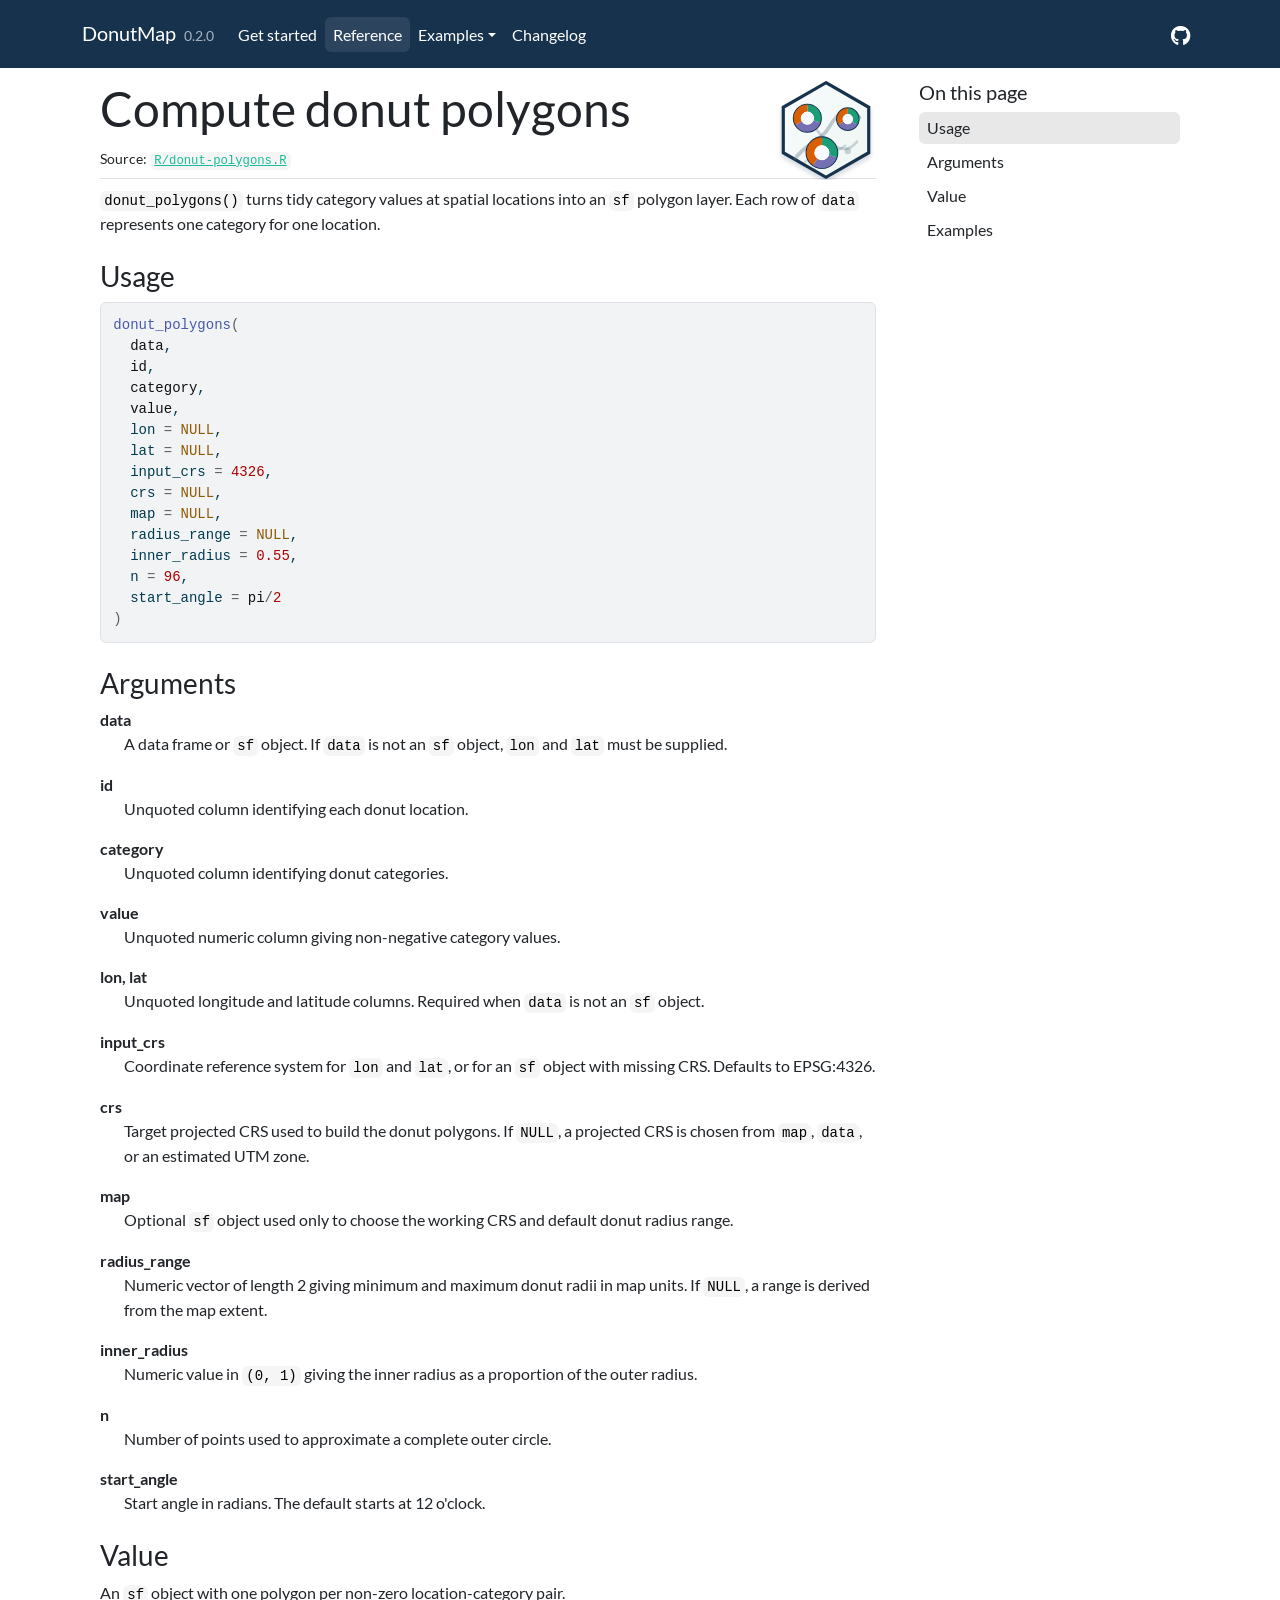
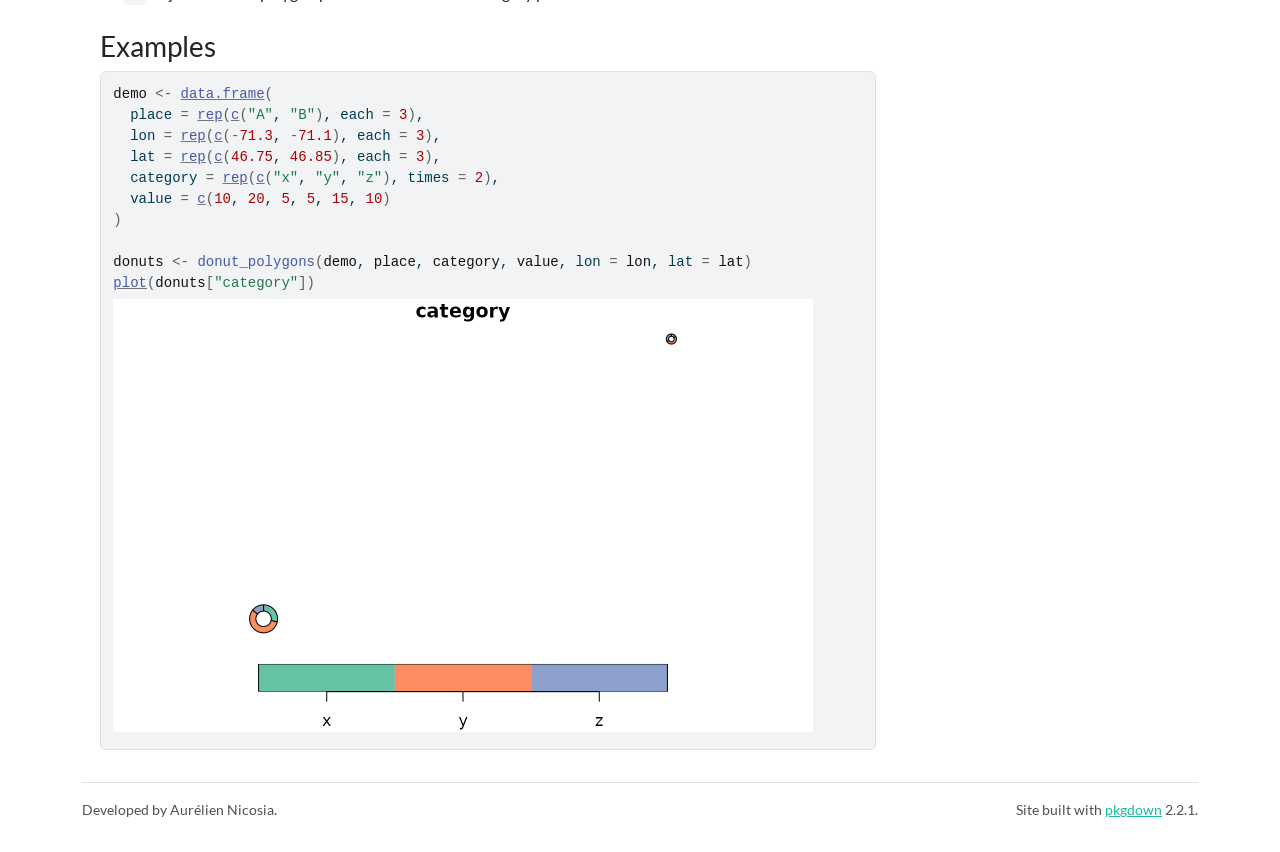
<file: reference/donut_polygons.html>
<!DOCTYPE html>
<!-- Generated by pkgdown: do not edit by hand --><html lang="en-US"><head><meta http-equiv="Content-Type" content="text/html; charset=UTF-8"><meta charset="utf-8"><meta http-equiv="X-UA-Compatible" content="IE=edge"><meta name="viewport" content="width=device-width, initial-scale=1, shrink-to-fit=no"><title>Compute donut polygons — donut_polygons • DonutMap</title><!-- favicons --><link rel="icon" type="image/png" sizes="96x96" href="../favicon-96x96.png"><link rel="icon" type="”image/svg+xml”" href="../favicon.svg"><link rel="apple-touch-icon" sizes="180x180" href="../apple-touch-icon.png"><link rel="icon" sizes="any" href="../favicon.ico"><link rel="manifest" href="../site.webmanifest"><script src="../deps/jquery-3.6.0/jquery-3.6.0.min.js"></script><meta name="viewport" content="width=device-width, initial-scale=1, shrink-to-fit=no"><link href="../deps/bootstrap-5.3.8/bootstrap.min.css" rel="stylesheet"><script src="../deps/bootstrap-5.3.8/bootstrap.bundle.min.js"></script><link href="../deps/font-awesome-6.5.2/css/all.min.css" rel="stylesheet"><link href="../deps/font-awesome-6.5.2/css/v4-shims.min.css" rel="stylesheet"><script src="../deps/headroom-0.11.0/headroom.min.js"></script><script src="../deps/headroom-0.11.0/jQuery.headroom.min.js"></script><script src="../deps/bootstrap-toc-1.0.1/bootstrap-toc.min.js"></script><script src="../deps/clipboard.js-2.0.11/clipboard.min.js"></script><script src="../deps/search-1.0.0/autocomplete.jquery.min.js"></script><script src="../deps/search-1.0.0/fuse.min.js"></script><script src="../deps/search-1.0.0/mark.min.js"></script><!-- pkgdown --><script src="../pkgdown.js"></script><meta property="og:title" content="Compute donut polygons — donut_polygons"><meta name="description" content="donut_polygons() turns tidy category values at spatial locations into an
sf polygon layer. Each row of data represents one category for one
location."><meta property="og:description" content="donut_polygons() turns tidy category values at spatial locations into an
sf polygon layer. Each row of data represents one category for one
location."><meta property="og:image" content="https://aureliennicosiaulaval.github.io/DonutMap/logo.svg"></head><body>
    <a href="#main" class="visually-hidden-focusable">Skip to contents</a>


    <nav class="navbar navbar-expand-lg fixed-top bg-primary" data-bs-theme="dark" aria-label="Site navigation"><div class="container">

    <a class="navbar-brand me-2" href="../index.html">DonutMap</a>

    <small class="nav-text text-muted me-auto" data-bs-toggle="tooltip" data-bs-placement="bottom" title="Released version">0.2.0</small>


    <button class="navbar-toggler" type="button" data-bs-toggle="collapse" data-bs-target="#navbar" aria-controls="navbar" aria-expanded="false" aria-label="Toggle navigation">
      <span class="navbar-toggler-icon"></span>
    </button>

    <div id="navbar" class="collapse navbar-collapse ms-3">
      <ul class="navbar-nav me-auto"><li class="nav-item"><a class="nav-link" href="../articles/donut-maps.html">Get started</a></li>
<li class="active nav-item"><a class="nav-link" href="../reference/index.html">Reference</a></li>
<li class="nav-item dropdown">
  <button class="nav-link dropdown-toggle" type="button" id="dropdown-examples" data-bs-toggle="dropdown" aria-expanded="false" aria-haspopup="true">Examples</button>
  <ul class="dropdown-menu" aria-labelledby="dropdown-examples"><li><a class="dropdown-item" href="../articles/donut-maps.html">Donut maps with DonutMap</a></li>
    <li><a class="dropdown-item" href="../articles/example-gallery.html">Example gallery</a></li>
  </ul></li>
<li class="nav-item"><a class="nav-link" href="../news/index.html">Changelog</a></li>
      </ul><ul class="navbar-nav"><li class="nav-item"><a class="external-link nav-link" href="https://github.com/AurelienNicosiaULaval/DonutMap/" aria-label="GitHub"><span class="fa fab fa-github fa-lg"></span></a></li>
      </ul></div>


  </div>
</nav><div class="container template-reference-topic">
<div class="row">
  <main id="main" class="col-md-9"><div class="page-header">
      <img src="../logo.svg" class="logo" alt=""><h1>Compute donut polygons</h1>
      <small class="dont-index">Source: <a href="https://github.com/AurelienNicosiaULaval/DonutMap/blob/main/R/donut-polygons.R" class="external-link"><code>R/donut-polygons.R</code></a></small>
      <div class="d-none name"><code>donut_polygons.Rd</code></div>
    </div>

    <div class="ref-description section level2">
    <p><code>donut_polygons()</code> turns tidy category values at spatial locations into an
<code>sf</code> polygon layer. Each row of <code>data</code> represents one category for one
location.</p>
    </div>

    <div class="section level2">
    <h2 id="ref-usage">Usage<a class="anchor" aria-label="anchor" href="#ref-usage"></a></h2>
    <div class="sourceCode"><pre class="sourceCode r"><code><span><span class="fu">donut_polygons</span><span class="op">(</span></span>
<span>  <span class="va">data</span>,</span>
<span>  <span class="va">id</span>,</span>
<span>  <span class="va">category</span>,</span>
<span>  <span class="va">value</span>,</span>
<span>  lon <span class="op">=</span> <span class="cn">NULL</span>,</span>
<span>  lat <span class="op">=</span> <span class="cn">NULL</span>,</span>
<span>  input_crs <span class="op">=</span> <span class="fl">4326</span>,</span>
<span>  crs <span class="op">=</span> <span class="cn">NULL</span>,</span>
<span>  map <span class="op">=</span> <span class="cn">NULL</span>,</span>
<span>  radius_range <span class="op">=</span> <span class="cn">NULL</span>,</span>
<span>  inner_radius <span class="op">=</span> <span class="fl">0.55</span>,</span>
<span>  n <span class="op">=</span> <span class="fl">96</span>,</span>
<span>  start_angle <span class="op">=</span> <span class="va">pi</span><span class="op">/</span><span class="fl">2</span></span>
<span><span class="op">)</span></span></code></pre></div>
    </div>

    <div class="section level2">
    <h2 id="arguments">Arguments<a class="anchor" aria-label="anchor" href="#arguments"></a></h2>


<dl><dt id="arg-data">data<a class="anchor" aria-label="anchor" href="#arg-data"></a></dt>
<dd><p>A data frame or <code>sf</code> object. If <code>data</code> is not an <code>sf</code> object,
<code>lon</code> and <code>lat</code> must be supplied.</p></dd>


<dt id="arg-id">id<a class="anchor" aria-label="anchor" href="#arg-id"></a></dt>
<dd><p>Unquoted column identifying each donut location.</p></dd>


<dt id="arg-category">category<a class="anchor" aria-label="anchor" href="#arg-category"></a></dt>
<dd><p>Unquoted column identifying donut categories.</p></dd>


<dt id="arg-value">value<a class="anchor" aria-label="anchor" href="#arg-value"></a></dt>
<dd><p>Unquoted numeric column giving non-negative category values.</p></dd>


<dt id="arg-lon-lat">lon, lat<a class="anchor" aria-label="anchor" href="#arg-lon-lat"></a></dt>
<dd><p>Unquoted longitude and latitude columns. Required when <code>data</code>
is not an <code>sf</code> object.</p></dd>


<dt id="arg-input-crs">input_crs<a class="anchor" aria-label="anchor" href="#arg-input-crs"></a></dt>
<dd><p>Coordinate reference system for <code>lon</code> and <code>lat</code>, or for an
<code>sf</code> object with missing CRS. Defaults to EPSG:4326.</p></dd>


<dt id="arg-crs">crs<a class="anchor" aria-label="anchor" href="#arg-crs"></a></dt>
<dd><p>Target projected CRS used to build the donut polygons. If <code>NULL</code>,
a projected CRS is chosen from <code>map</code>, <code>data</code>, or an estimated UTM zone.</p></dd>


<dt id="arg-map">map<a class="anchor" aria-label="anchor" href="#arg-map"></a></dt>
<dd><p>Optional <code>sf</code> object used only to choose the working CRS and
default donut radius range.</p></dd>


<dt id="arg-radius-range">radius_range<a class="anchor" aria-label="anchor" href="#arg-radius-range"></a></dt>
<dd><p>Numeric vector of length 2 giving minimum and maximum
donut radii in map units. If <code>NULL</code>, a range is derived from the map
extent.</p></dd>


<dt id="arg-inner-radius">inner_radius<a class="anchor" aria-label="anchor" href="#arg-inner-radius"></a></dt>
<dd><p>Numeric value in <code>(0, 1)</code> giving the inner radius as a
proportion of the outer radius.</p></dd>


<dt id="arg-n">n<a class="anchor" aria-label="anchor" href="#arg-n"></a></dt>
<dd><p>Number of points used to approximate a complete outer circle.</p></dd>


<dt id="arg-start-angle">start_angle<a class="anchor" aria-label="anchor" href="#arg-start-angle"></a></dt>
<dd><p>Start angle in radians. The default starts at 12 o'clock.</p></dd>

</dl></div>
    <div class="section level2">
    <h2 id="value">Value<a class="anchor" aria-label="anchor" href="#value"></a></h2>
    <p>An <code>sf</code> object with one polygon per non-zero location-category pair.</p>
    </div>

    <div class="section level2">
    <h2 id="ref-examples">Examples<a class="anchor" aria-label="anchor" href="#ref-examples"></a></h2>
    <div class="sourceCode"><pre class="sourceCode r"><code><span class="r-in"><span><span class="va">demo</span> <span class="op">&lt;-</span> <span class="fu"><a href="https://rdrr.io/r/base/data.frame.html" class="external-link">data.frame</a></span><span class="op">(</span></span></span>
<span class="r-in"><span>  place <span class="op">=</span> <span class="fu"><a href="https://rdrr.io/r/base/rep.html" class="external-link">rep</a></span><span class="op">(</span><span class="fu"><a href="https://rdrr.io/r/base/c.html" class="external-link">c</a></span><span class="op">(</span><span class="st">"A"</span>, <span class="st">"B"</span><span class="op">)</span>, each <span class="op">=</span> <span class="fl">3</span><span class="op">)</span>,</span></span>
<span class="r-in"><span>  lon <span class="op">=</span> <span class="fu"><a href="https://rdrr.io/r/base/rep.html" class="external-link">rep</a></span><span class="op">(</span><span class="fu"><a href="https://rdrr.io/r/base/c.html" class="external-link">c</a></span><span class="op">(</span><span class="op">-</span><span class="fl">71.3</span>, <span class="op">-</span><span class="fl">71.1</span><span class="op">)</span>, each <span class="op">=</span> <span class="fl">3</span><span class="op">)</span>,</span></span>
<span class="r-in"><span>  lat <span class="op">=</span> <span class="fu"><a href="https://rdrr.io/r/base/rep.html" class="external-link">rep</a></span><span class="op">(</span><span class="fu"><a href="https://rdrr.io/r/base/c.html" class="external-link">c</a></span><span class="op">(</span><span class="fl">46.75</span>, <span class="fl">46.85</span><span class="op">)</span>, each <span class="op">=</span> <span class="fl">3</span><span class="op">)</span>,</span></span>
<span class="r-in"><span>  category <span class="op">=</span> <span class="fu"><a href="https://rdrr.io/r/base/rep.html" class="external-link">rep</a></span><span class="op">(</span><span class="fu"><a href="https://rdrr.io/r/base/c.html" class="external-link">c</a></span><span class="op">(</span><span class="st">"x"</span>, <span class="st">"y"</span>, <span class="st">"z"</span><span class="op">)</span>, times <span class="op">=</span> <span class="fl">2</span><span class="op">)</span>,</span></span>
<span class="r-in"><span>  value <span class="op">=</span> <span class="fu"><a href="https://rdrr.io/r/base/c.html" class="external-link">c</a></span><span class="op">(</span><span class="fl">10</span>, <span class="fl">20</span>, <span class="fl">5</span>, <span class="fl">5</span>, <span class="fl">15</span>, <span class="fl">10</span><span class="op">)</span></span></span>
<span class="r-in"><span><span class="op">)</span></span></span>
<span class="r-in"><span></span></span>
<span class="r-in"><span><span class="va">donuts</span> <span class="op">&lt;-</span> <span class="fu">donut_polygons</span><span class="op">(</span><span class="va">demo</span>, <span class="va">place</span>, <span class="va">category</span>, <span class="va">value</span>, lon <span class="op">=</span> <span class="va">lon</span>, lat <span class="op">=</span> <span class="va">lat</span><span class="op">)</span></span></span>
<span class="r-in"><span><span class="fu"><a href="https://rdrr.io/r/graphics/plot.default.html" class="external-link">plot</a></span><span class="op">(</span><span class="va">donuts</span><span class="op">[</span><span class="st">"category"</span><span class="op">]</span><span class="op">)</span></span></span>
<span class="r-plt img"><img src="donut_polygons-1.png" alt="" width="700" height="433"></span>
</code></pre></div>
    </div>
  </main><aside class="col-md-3"><nav id="toc" aria-label="Table of contents"><h2>On this page</h2>
    </nav></aside></div>


    <footer><div class="pkgdown-footer-left">
  <p>Developed by Aurélien Nicosia.</p>
</div>

<div class="pkgdown-footer-right">
  <p>Site built with <a href="https://pkgdown.r-lib.org/" class="external-link">pkgdown</a> 2.2.1.</p>
</div>

    </footer></div>





  </body></html>
</file>
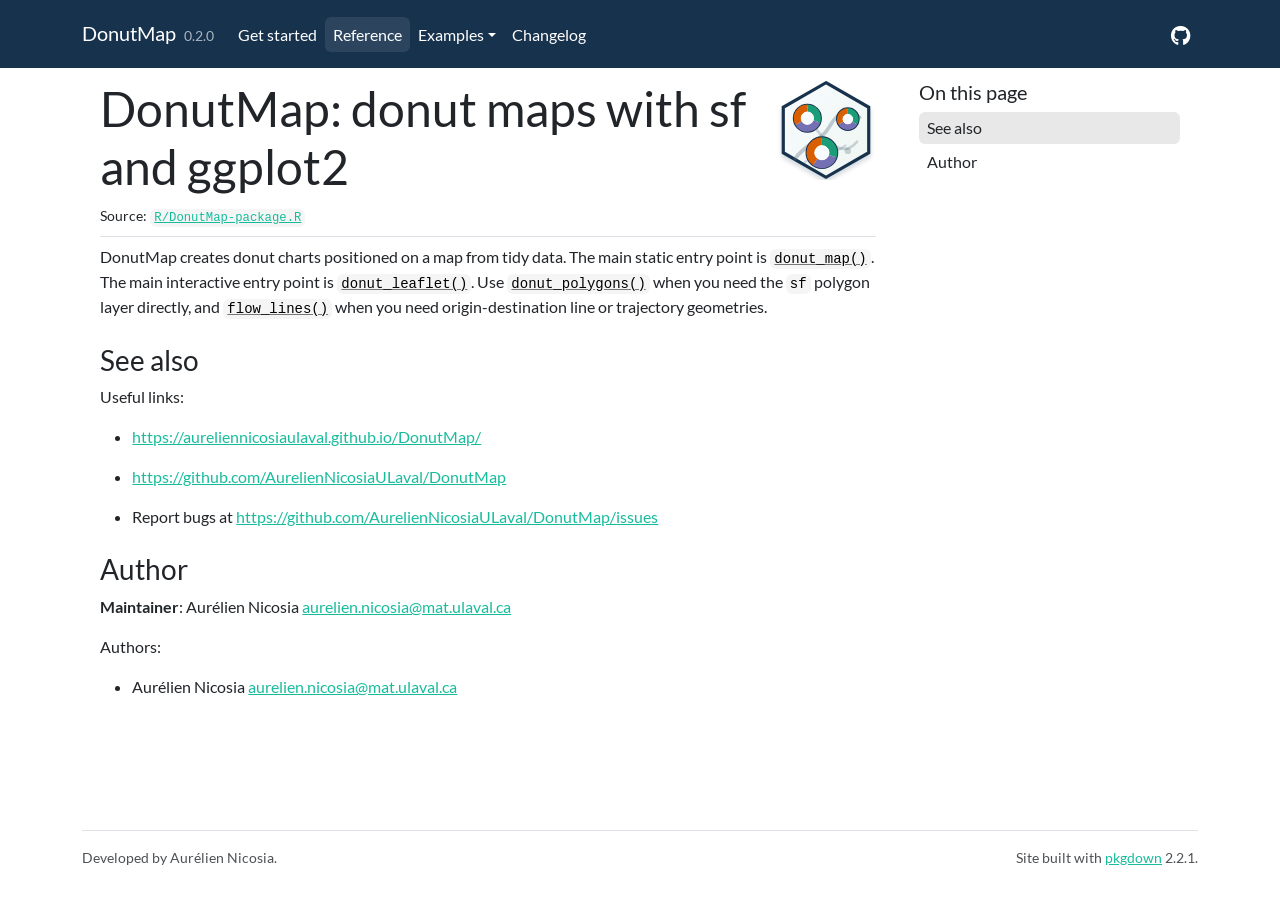
<file: reference/DonutMap-package.html>
<!DOCTYPE html>
<!-- Generated by pkgdown: do not edit by hand --><html lang="en-US"><head><meta http-equiv="Content-Type" content="text/html; charset=UTF-8"><meta charset="utf-8"><meta http-equiv="X-UA-Compatible" content="IE=edge"><meta name="viewport" content="width=device-width, initial-scale=1, shrink-to-fit=no"><title>DonutMap: donut maps with sf and ggplot2 — DonutMap-package • DonutMap</title><!-- favicons --><link rel="icon" type="image/png" sizes="96x96" href="../favicon-96x96.png"><link rel="icon" type="”image/svg+xml”" href="../favicon.svg"><link rel="apple-touch-icon" sizes="180x180" href="../apple-touch-icon.png"><link rel="icon" sizes="any" href="../favicon.ico"><link rel="manifest" href="../site.webmanifest"><script src="../deps/jquery-3.6.0/jquery-3.6.0.min.js"></script><meta name="viewport" content="width=device-width, initial-scale=1, shrink-to-fit=no"><link href="../deps/bootstrap-5.3.8/bootstrap.min.css" rel="stylesheet"><script src="../deps/bootstrap-5.3.8/bootstrap.bundle.min.js"></script><link href="../deps/font-awesome-6.5.2/css/all.min.css" rel="stylesheet"><link href="../deps/font-awesome-6.5.2/css/v4-shims.min.css" rel="stylesheet"><script src="../deps/headroom-0.11.0/headroom.min.js"></script><script src="../deps/headroom-0.11.0/jQuery.headroom.min.js"></script><script src="../deps/bootstrap-toc-1.0.1/bootstrap-toc.min.js"></script><script src="../deps/clipboard.js-2.0.11/clipboard.min.js"></script><script src="../deps/search-1.0.0/autocomplete.jquery.min.js"></script><script src="../deps/search-1.0.0/fuse.min.js"></script><script src="../deps/search-1.0.0/mark.min.js"></script><!-- pkgdown --><script src="../pkgdown.js"></script><meta property="og:title" content="DonutMap: donut maps with sf and ggplot2 — DonutMap-package"><meta name="description" content="DonutMap creates donut charts positioned on a map from tidy data. The main
static entry point is donut_map(). The main interactive entry point is
donut_leaflet(). Use donut_polygons() when you need the sf polygon
layer directly, and flow_lines() when you need origin-destination line or
trajectory geometries."><meta property="og:description" content="DonutMap creates donut charts positioned on a map from tidy data. The main
static entry point is donut_map(). The main interactive entry point is
donut_leaflet(). Use donut_polygons() when you need the sf polygon
layer directly, and flow_lines() when you need origin-destination line or
trajectory geometries."><meta property="og:image" content="https://aureliennicosiaulaval.github.io/DonutMap/logo.svg"></head><body>
    <a href="#main" class="visually-hidden-focusable">Skip to contents</a>


    <nav class="navbar navbar-expand-lg fixed-top bg-primary" data-bs-theme="dark" aria-label="Site navigation"><div class="container">

    <a class="navbar-brand me-2" href="../index.html">DonutMap</a>

    <small class="nav-text text-muted me-auto" data-bs-toggle="tooltip" data-bs-placement="bottom" title="Released version">0.2.0</small>


    <button class="navbar-toggler" type="button" data-bs-toggle="collapse" data-bs-target="#navbar" aria-controls="navbar" aria-expanded="false" aria-label="Toggle navigation">
      <span class="navbar-toggler-icon"></span>
    </button>

    <div id="navbar" class="collapse navbar-collapse ms-3">
      <ul class="navbar-nav me-auto"><li class="nav-item"><a class="nav-link" href="../articles/donut-maps.html">Get started</a></li>
<li class="active nav-item"><a class="nav-link" href="../reference/index.html">Reference</a></li>
<li class="nav-item dropdown">
  <button class="nav-link dropdown-toggle" type="button" id="dropdown-examples" data-bs-toggle="dropdown" aria-expanded="false" aria-haspopup="true">Examples</button>
  <ul class="dropdown-menu" aria-labelledby="dropdown-examples"><li><a class="dropdown-item" href="../articles/donut-maps.html">Donut maps with DonutMap</a></li>
    <li><a class="dropdown-item" href="../articles/example-gallery.html">Example gallery</a></li>
  </ul></li>
<li class="nav-item"><a class="nav-link" href="../news/index.html">Changelog</a></li>
      </ul><ul class="navbar-nav"><li class="nav-item"><a class="external-link nav-link" href="https://github.com/AurelienNicosiaULaval/DonutMap/" aria-label="GitHub"><span class="fa fab fa-github fa-lg"></span></a></li>
      </ul></div>


  </div>
</nav><div class="container template-reference-topic">
<div class="row">
  <main id="main" class="col-md-9"><div class="page-header">
      <img src="../logo.svg" class="logo" alt=""><h1>DonutMap: donut maps with sf and ggplot2</h1>
      <small class="dont-index">Source: <a href="https://github.com/AurelienNicosiaULaval/DonutMap/blob/main/R/DonutMap-package.R" class="external-link"><code>R/DonutMap-package.R</code></a></small>
      <div class="d-none name"><code>DonutMap-package.Rd</code></div>
    </div>

    <div class="ref-description section level2">
    <p>DonutMap creates donut charts positioned on a map from tidy data. The main
static entry point is <code><a href="donut_map.html">donut_map()</a></code>. The main interactive entry point is
<code><a href="donut_leaflet.html">donut_leaflet()</a></code>. Use <code><a href="donut_polygons.html">donut_polygons()</a></code> when you need the <code>sf</code> polygon
layer directly, and <code><a href="flow_lines.html">flow_lines()</a></code> when you need origin-destination line or
trajectory geometries.</p>
    </div>


    <div class="section level2">
    <h2 id="see-also">See also<a class="anchor" aria-label="anchor" href="#see-also"></a></h2>
    <div class="dont-index"><p>Useful links:</p><ul><li><p><a href="https://aureliennicosiaulaval.github.io/DonutMap/">https://aureliennicosiaulaval.github.io/DonutMap/</a></p></li>
<li><p><a href="https://github.com/AurelienNicosiaULaval/DonutMap" class="external-link">https://github.com/AurelienNicosiaULaval/DonutMap</a></p></li>
<li><p>Report bugs at <a href="https://github.com/AurelienNicosiaULaval/DonutMap/issues" class="external-link">https://github.com/AurelienNicosiaULaval/DonutMap/issues</a></p></li>
</ul></div>
    </div>
    <div class="section level2">
    <h2 id="author">Author<a class="anchor" aria-label="anchor" href="#author"></a></h2>
    <p><strong>Maintainer</strong>: Aurélien Nicosia <a href="mailto:aurelien.nicosia@mat.ulaval.ca">aurelien.nicosia@mat.ulaval.ca</a></p>
<p>Authors:</p><ul><li><p>Aurélien Nicosia <a href="mailto:aurelien.nicosia@mat.ulaval.ca">aurelien.nicosia@mat.ulaval.ca</a></p></li>
</ul></div>

  </main><aside class="col-md-3"><nav id="toc" aria-label="Table of contents"><h2>On this page</h2>
    </nav></aside></div>


    <footer><div class="pkgdown-footer-left">
  <p>Developed by Aurélien Nicosia.</p>
</div>

<div class="pkgdown-footer-right">
  <p>Site built with <a href="https://pkgdown.r-lib.org/" class="external-link">pkgdown</a> 2.2.1.</p>
</div>

    </footer></div>





  </body></html>
</file>
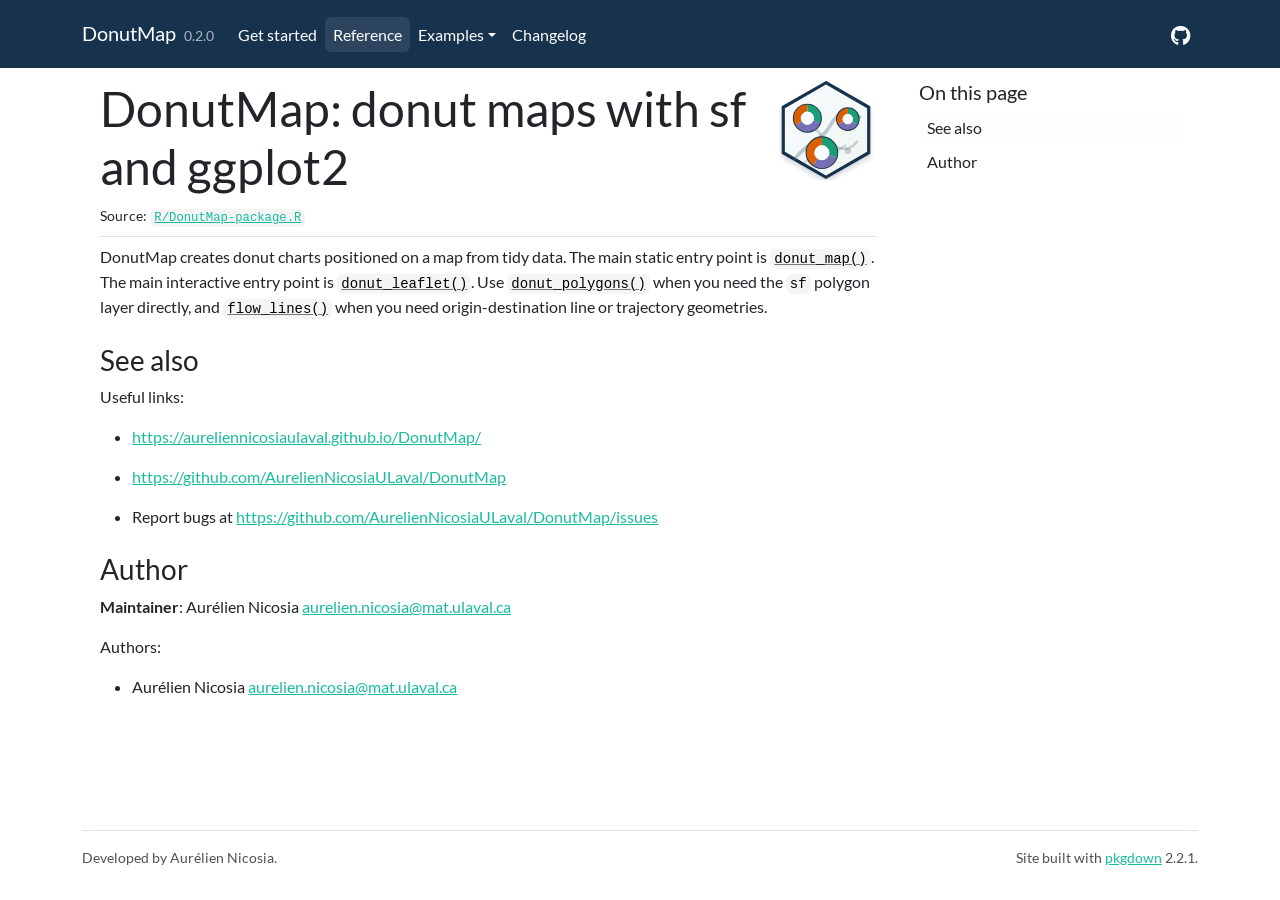
<file: reference/DonutMap.html>
<html>
  <head>
    <meta http-equiv="refresh" content="0;URL=https://aureliennicosiaulaval.github.io/DonutMap/reference/DonutMap-package.html" />
    <meta name="robots" content="noindex">
    <link rel="canonical" href="https://aureliennicosiaulaval.github.io/DonutMap/reference/DonutMap-package.html">
  </head>
</html>
</file>
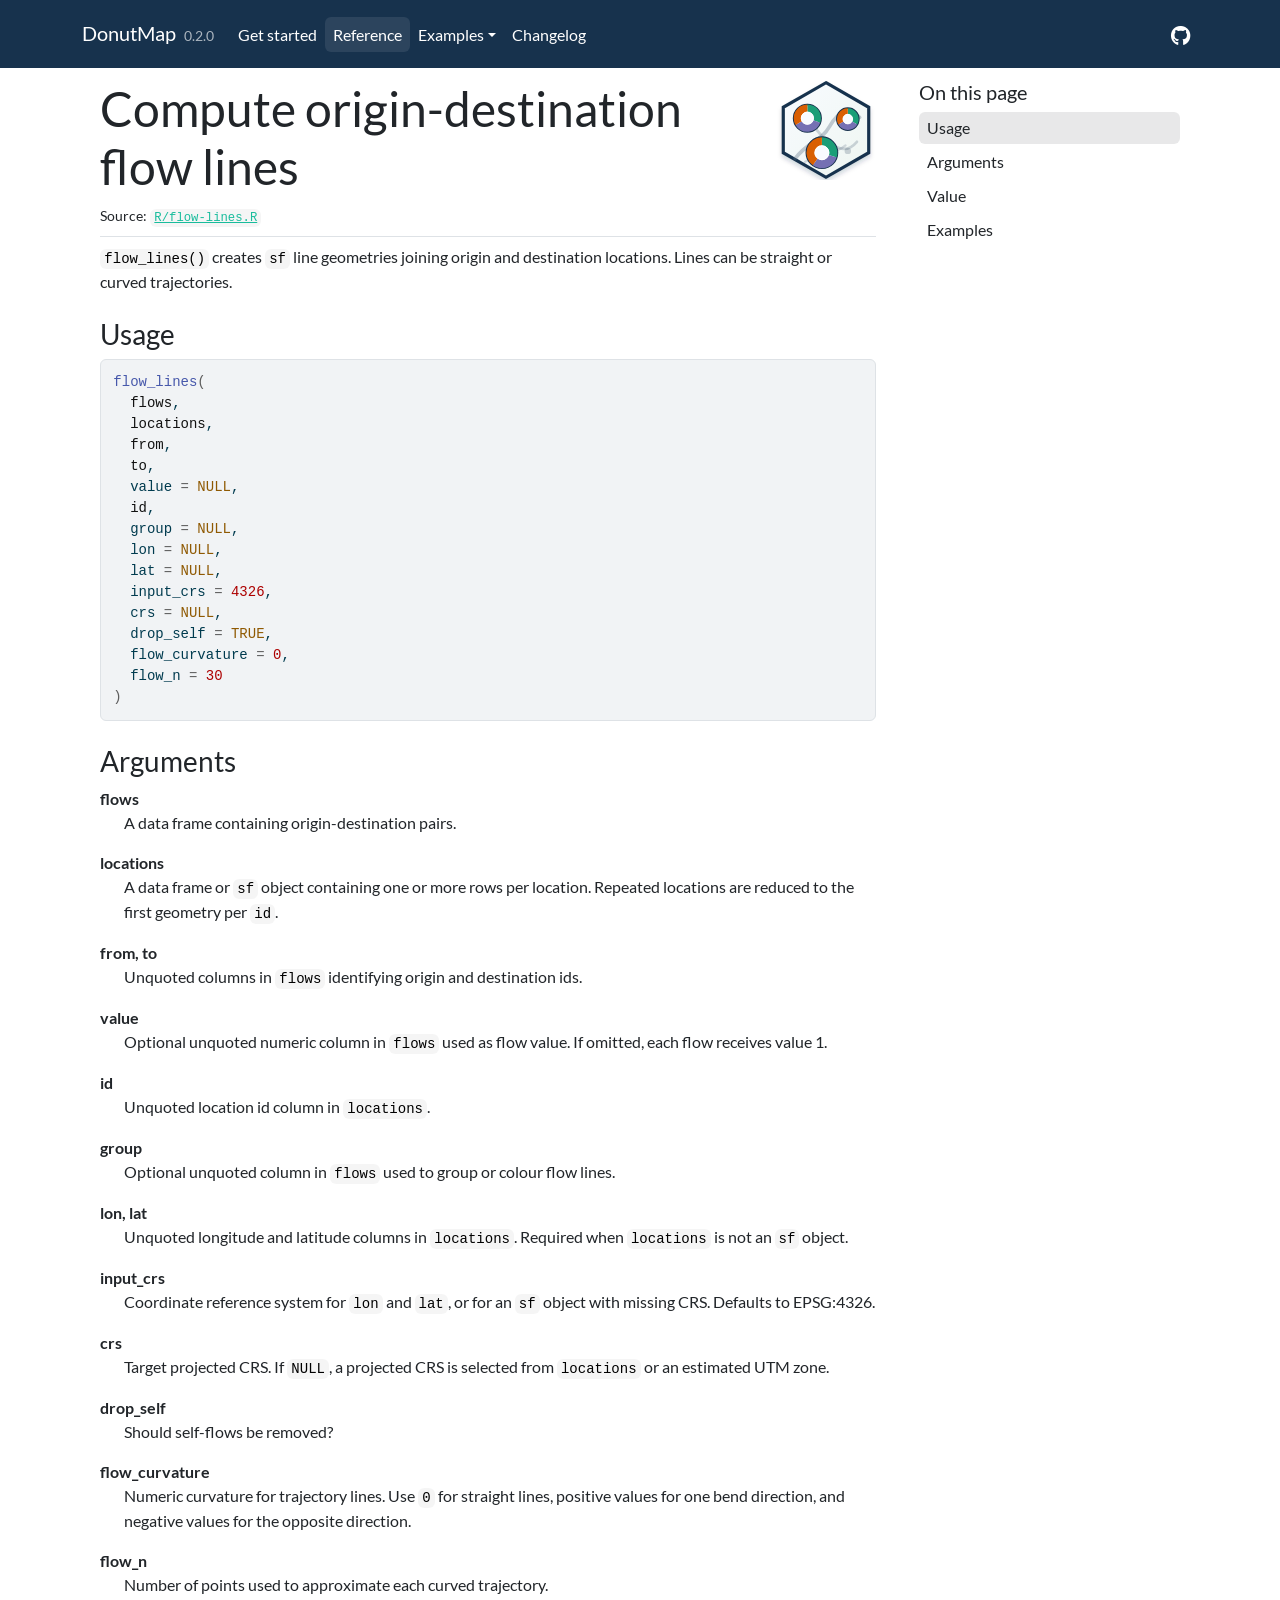
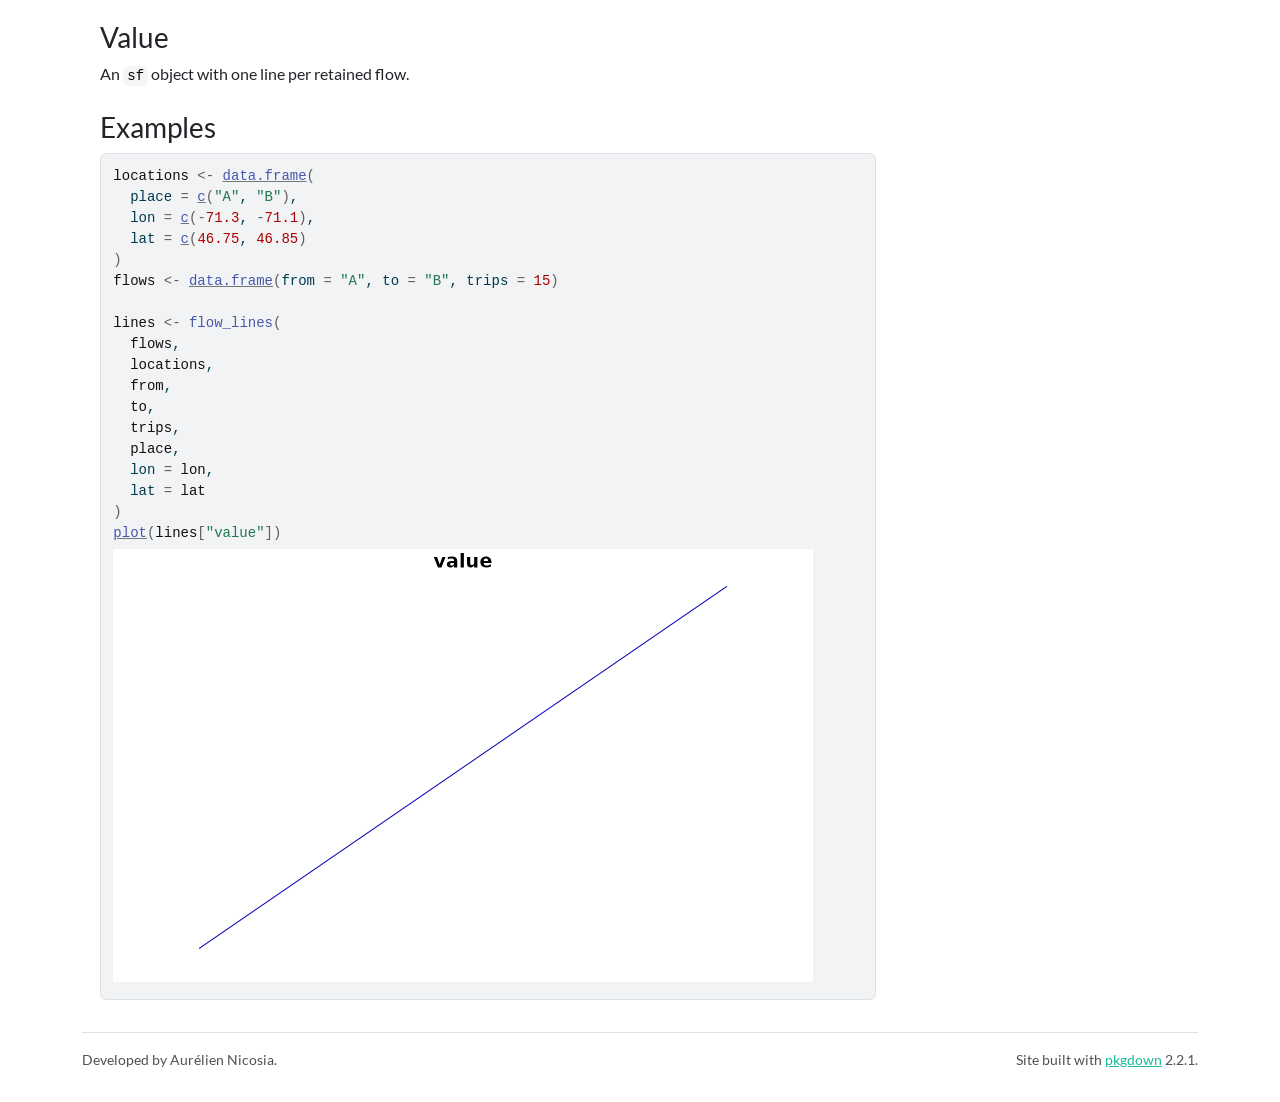
<file: reference/flow_lines.html>
<!DOCTYPE html>
<!-- Generated by pkgdown: do not edit by hand --><html lang="en-US"><head><meta http-equiv="Content-Type" content="text/html; charset=UTF-8"><meta charset="utf-8"><meta http-equiv="X-UA-Compatible" content="IE=edge"><meta name="viewport" content="width=device-width, initial-scale=1, shrink-to-fit=no"><title>Compute origin-destination flow lines — flow_lines • DonutMap</title><!-- favicons --><link rel="icon" type="image/png" sizes="96x96" href="../favicon-96x96.png"><link rel="icon" type="”image/svg+xml”" href="../favicon.svg"><link rel="apple-touch-icon" sizes="180x180" href="../apple-touch-icon.png"><link rel="icon" sizes="any" href="../favicon.ico"><link rel="manifest" href="../site.webmanifest"><script src="../deps/jquery-3.6.0/jquery-3.6.0.min.js"></script><meta name="viewport" content="width=device-width, initial-scale=1, shrink-to-fit=no"><link href="../deps/bootstrap-5.3.8/bootstrap.min.css" rel="stylesheet"><script src="../deps/bootstrap-5.3.8/bootstrap.bundle.min.js"></script><link href="../deps/font-awesome-6.5.2/css/all.min.css" rel="stylesheet"><link href="../deps/font-awesome-6.5.2/css/v4-shims.min.css" rel="stylesheet"><script src="../deps/headroom-0.11.0/headroom.min.js"></script><script src="../deps/headroom-0.11.0/jQuery.headroom.min.js"></script><script src="../deps/bootstrap-toc-1.0.1/bootstrap-toc.min.js"></script><script src="../deps/clipboard.js-2.0.11/clipboard.min.js"></script><script src="../deps/search-1.0.0/autocomplete.jquery.min.js"></script><script src="../deps/search-1.0.0/fuse.min.js"></script><script src="../deps/search-1.0.0/mark.min.js"></script><!-- pkgdown --><script src="../pkgdown.js"></script><meta property="og:title" content="Compute origin-destination flow lines — flow_lines"><meta name="description" content="flow_lines() creates sf line geometries joining origin and destination
locations. Lines can be straight or curved trajectories."><meta property="og:description" content="flow_lines() creates sf line geometries joining origin and destination
locations. Lines can be straight or curved trajectories."><meta property="og:image" content="https://aureliennicosiaulaval.github.io/DonutMap/logo.svg"></head><body>
    <a href="#main" class="visually-hidden-focusable">Skip to contents</a>


    <nav class="navbar navbar-expand-lg fixed-top bg-primary" data-bs-theme="dark" aria-label="Site navigation"><div class="container">

    <a class="navbar-brand me-2" href="../index.html">DonutMap</a>

    <small class="nav-text text-muted me-auto" data-bs-toggle="tooltip" data-bs-placement="bottom" title="Released version">0.2.0</small>


    <button class="navbar-toggler" type="button" data-bs-toggle="collapse" data-bs-target="#navbar" aria-controls="navbar" aria-expanded="false" aria-label="Toggle navigation">
      <span class="navbar-toggler-icon"></span>
    </button>

    <div id="navbar" class="collapse navbar-collapse ms-3">
      <ul class="navbar-nav me-auto"><li class="nav-item"><a class="nav-link" href="../articles/donut-maps.html">Get started</a></li>
<li class="active nav-item"><a class="nav-link" href="../reference/index.html">Reference</a></li>
<li class="nav-item dropdown">
  <button class="nav-link dropdown-toggle" type="button" id="dropdown-examples" data-bs-toggle="dropdown" aria-expanded="false" aria-haspopup="true">Examples</button>
  <ul class="dropdown-menu" aria-labelledby="dropdown-examples"><li><a class="dropdown-item" href="../articles/donut-maps.html">Donut maps with DonutMap</a></li>
    <li><a class="dropdown-item" href="../articles/example-gallery.html">Example gallery</a></li>
  </ul></li>
<li class="nav-item"><a class="nav-link" href="../news/index.html">Changelog</a></li>
      </ul><ul class="navbar-nav"><li class="nav-item"><a class="external-link nav-link" href="https://github.com/AurelienNicosiaULaval/DonutMap/" aria-label="GitHub"><span class="fa fab fa-github fa-lg"></span></a></li>
      </ul></div>


  </div>
</nav><div class="container template-reference-topic">
<div class="row">
  <main id="main" class="col-md-9"><div class="page-header">
      <img src="../logo.svg" class="logo" alt=""><h1>Compute origin-destination flow lines</h1>
      <small class="dont-index">Source: <a href="https://github.com/AurelienNicosiaULaval/DonutMap/blob/main/R/flow-lines.R" class="external-link"><code>R/flow-lines.R</code></a></small>
      <div class="d-none name"><code>flow_lines.Rd</code></div>
    </div>

    <div class="ref-description section level2">
    <p><code>flow_lines()</code> creates <code>sf</code> line geometries joining origin and destination
locations. Lines can be straight or curved trajectories.</p>
    </div>

    <div class="section level2">
    <h2 id="ref-usage">Usage<a class="anchor" aria-label="anchor" href="#ref-usage"></a></h2>
    <div class="sourceCode"><pre class="sourceCode r"><code><span><span class="fu">flow_lines</span><span class="op">(</span></span>
<span>  <span class="va">flows</span>,</span>
<span>  <span class="va">locations</span>,</span>
<span>  <span class="va">from</span>,</span>
<span>  <span class="va">to</span>,</span>
<span>  value <span class="op">=</span> <span class="cn">NULL</span>,</span>
<span>  <span class="va">id</span>,</span>
<span>  group <span class="op">=</span> <span class="cn">NULL</span>,</span>
<span>  lon <span class="op">=</span> <span class="cn">NULL</span>,</span>
<span>  lat <span class="op">=</span> <span class="cn">NULL</span>,</span>
<span>  input_crs <span class="op">=</span> <span class="fl">4326</span>,</span>
<span>  crs <span class="op">=</span> <span class="cn">NULL</span>,</span>
<span>  drop_self <span class="op">=</span> <span class="cn">TRUE</span>,</span>
<span>  flow_curvature <span class="op">=</span> <span class="fl">0</span>,</span>
<span>  flow_n <span class="op">=</span> <span class="fl">30</span></span>
<span><span class="op">)</span></span></code></pre></div>
    </div>

    <div class="section level2">
    <h2 id="arguments">Arguments<a class="anchor" aria-label="anchor" href="#arguments"></a></h2>


<dl><dt id="arg-flows">flows<a class="anchor" aria-label="anchor" href="#arg-flows"></a></dt>
<dd><p>A data frame containing origin-destination pairs.</p></dd>


<dt id="arg-locations">locations<a class="anchor" aria-label="anchor" href="#arg-locations"></a></dt>
<dd><p>A data frame or <code>sf</code> object containing one or more rows per
location. Repeated locations are reduced to the first geometry per <code>id</code>.</p></dd>


<dt id="arg-from-to">from, to<a class="anchor" aria-label="anchor" href="#arg-from-to"></a></dt>
<dd><p>Unquoted columns in <code>flows</code> identifying origin and
destination ids.</p></dd>


<dt id="arg-value">value<a class="anchor" aria-label="anchor" href="#arg-value"></a></dt>
<dd><p>Optional unquoted numeric column in <code>flows</code> used as flow value.
If omitted, each flow receives value 1.</p></dd>


<dt id="arg-id">id<a class="anchor" aria-label="anchor" href="#arg-id"></a></dt>
<dd><p>Unquoted location id column in <code>locations</code>.</p></dd>


<dt id="arg-group">group<a class="anchor" aria-label="anchor" href="#arg-group"></a></dt>
<dd><p>Optional unquoted column in <code>flows</code> used to group or colour
flow lines.</p></dd>


<dt id="arg-lon-lat">lon, lat<a class="anchor" aria-label="anchor" href="#arg-lon-lat"></a></dt>
<dd><p>Unquoted longitude and latitude columns in <code>locations</code>.
Required when <code>locations</code> is not an <code>sf</code> object.</p></dd>


<dt id="arg-input-crs">input_crs<a class="anchor" aria-label="anchor" href="#arg-input-crs"></a></dt>
<dd><p>Coordinate reference system for <code>lon</code> and <code>lat</code>, or for an
<code>sf</code> object with missing CRS. Defaults to EPSG:4326.</p></dd>


<dt id="arg-crs">crs<a class="anchor" aria-label="anchor" href="#arg-crs"></a></dt>
<dd><p>Target projected CRS. If <code>NULL</code>, a projected CRS is selected from
<code>locations</code> or an estimated UTM zone.</p></dd>


<dt id="arg-drop-self">drop_self<a class="anchor" aria-label="anchor" href="#arg-drop-self"></a></dt>
<dd><p>Should self-flows be removed?</p></dd>


<dt id="arg-flow-curvature">flow_curvature<a class="anchor" aria-label="anchor" href="#arg-flow-curvature"></a></dt>
<dd><p>Numeric curvature for trajectory lines. Use <code>0</code> for
straight lines, positive values for one bend direction, and negative values
for the opposite direction.</p></dd>


<dt id="arg-flow-n">flow_n<a class="anchor" aria-label="anchor" href="#arg-flow-n"></a></dt>
<dd><p>Number of points used to approximate each curved trajectory.</p></dd>

</dl></div>
    <div class="section level2">
    <h2 id="value">Value<a class="anchor" aria-label="anchor" href="#value"></a></h2>
    <p>An <code>sf</code> object with one line per retained flow.</p>
    </div>

    <div class="section level2">
    <h2 id="ref-examples">Examples<a class="anchor" aria-label="anchor" href="#ref-examples"></a></h2>
    <div class="sourceCode"><pre class="sourceCode r"><code><span class="r-in"><span><span class="va">locations</span> <span class="op">&lt;-</span> <span class="fu"><a href="https://rdrr.io/r/base/data.frame.html" class="external-link">data.frame</a></span><span class="op">(</span></span></span>
<span class="r-in"><span>  place <span class="op">=</span> <span class="fu"><a href="https://rdrr.io/r/base/c.html" class="external-link">c</a></span><span class="op">(</span><span class="st">"A"</span>, <span class="st">"B"</span><span class="op">)</span>,</span></span>
<span class="r-in"><span>  lon <span class="op">=</span> <span class="fu"><a href="https://rdrr.io/r/base/c.html" class="external-link">c</a></span><span class="op">(</span><span class="op">-</span><span class="fl">71.3</span>, <span class="op">-</span><span class="fl">71.1</span><span class="op">)</span>,</span></span>
<span class="r-in"><span>  lat <span class="op">=</span> <span class="fu"><a href="https://rdrr.io/r/base/c.html" class="external-link">c</a></span><span class="op">(</span><span class="fl">46.75</span>, <span class="fl">46.85</span><span class="op">)</span></span></span>
<span class="r-in"><span><span class="op">)</span></span></span>
<span class="r-in"><span><span class="va">flows</span> <span class="op">&lt;-</span> <span class="fu"><a href="https://rdrr.io/r/base/data.frame.html" class="external-link">data.frame</a></span><span class="op">(</span>from <span class="op">=</span> <span class="st">"A"</span>, to <span class="op">=</span> <span class="st">"B"</span>, trips <span class="op">=</span> <span class="fl">15</span><span class="op">)</span></span></span>
<span class="r-in"><span></span></span>
<span class="r-in"><span><span class="va">lines</span> <span class="op">&lt;-</span> <span class="fu">flow_lines</span><span class="op">(</span></span></span>
<span class="r-in"><span>  <span class="va">flows</span>,</span></span>
<span class="r-in"><span>  <span class="va">locations</span>,</span></span>
<span class="r-in"><span>  <span class="va">from</span>,</span></span>
<span class="r-in"><span>  <span class="va">to</span>,</span></span>
<span class="r-in"><span>  <span class="va">trips</span>,</span></span>
<span class="r-in"><span>  <span class="va">place</span>,</span></span>
<span class="r-in"><span>  lon <span class="op">=</span> <span class="va">lon</span>,</span></span>
<span class="r-in"><span>  lat <span class="op">=</span> <span class="va">lat</span></span></span>
<span class="r-in"><span><span class="op">)</span></span></span>
<span class="r-in"><span><span class="fu"><a href="https://rdrr.io/r/graphics/plot.default.html" class="external-link">plot</a></span><span class="op">(</span><span class="va">lines</span><span class="op">[</span><span class="st">"value"</span><span class="op">]</span><span class="op">)</span></span></span>
<span class="r-plt img"><img src="flow_lines-1.png" alt="" width="700" height="433"></span>
</code></pre></div>
    </div>
  </main><aside class="col-md-3"><nav id="toc" aria-label="Table of contents"><h2>On this page</h2>
    </nav></aside></div>


    <footer><div class="pkgdown-footer-left">
  <p>Developed by Aurélien Nicosia.</p>
</div>

<div class="pkgdown-footer-right">
  <p>Site built with <a href="https://pkgdown.r-lib.org/" class="external-link">pkgdown</a> 2.2.1.</p>
</div>

    </footer></div>





  </body></html>
</file>
<file: deps/font-awesome-6.5.2/css/v4-shims.min.css>
/*!
 * Font Awesome Free 6.5.2 by @fontawesome - https://fontawesome.com
 * License - https://fontawesome.com/license/free (Icons: CC BY 4.0, Fonts: SIL OFL 1.1, Code: MIT License)
 * Copyright 2024 Fonticons, Inc.
 */
.fa.fa-glass:before{content:"\f000"}.fa.fa-envelope-o{font-family:"Font Awesome 6 Free";font-weight:400}.fa.fa-envelope-o:before{content:"\f0e0"}.fa.fa-star-o{font-family:"Font Awesome 6 Free";font-weight:400}.fa.fa-star-o:before{content:"\f005"}.fa.fa-close:before,.fa.fa-remove:before{content:"\f00d"}.fa.fa-gear:before{content:"\f013"}.fa.fa-trash-o{font-family:"Font Awesome 6 Free";font-weight:400}.fa.fa-trash-o:before{content:"\f2ed"}.fa.fa-home:before{content:"\f015"}.fa.fa-file-o{font-family:"Font Awesome 6 Free";font-weight:400}.fa.fa-file-o:before{content:"\f15b"}.fa.fa-clock-o{font-family:"Font Awesome 6 Free";font-weight:400}.fa.fa-clock-o:before{content:"\f017"}.fa.fa-arrow-circle-o-down{font-family:"Font Awesome 6 Free";font-weight:400}.fa.fa-arrow-circle-o-down:before{content:"\f358"}.fa.fa-arrow-circle-o-up{font-family:"Font Awesome 6 Free";font-weight:400}.fa.fa-arrow-circle-o-up:before{content:"\f35b"}.fa.fa-play-circle-o{font-family:"Font Awesome 6 Free";font-weight:400}.fa.fa-play-circle-o:before{content:"\f144"}.fa.fa-repeat:before,.fa.fa-rotate-right:before{content:"\f01e"}.fa.fa-refresh:before{content:"\f021"}.fa.fa-list-alt{font-family:"Font Awesome 6 Free";font-weight:400}.fa.fa-list-alt:before{content:"\f022"}.fa.fa-dedent:before{content:"\f03b"}.fa.fa-video-camera:before{content:"\f03d"}.fa.fa-picture-o{font-family:"Font Awesome 6 Free";font-weight:400}.fa.fa-picture-o:before{content:"\f03e"}.fa.fa-photo{font-family:"Font Awesome 6 Free";font-weight:400}.fa.fa-photo:before{content:"\f03e"}.fa.fa-image{font-family:"Font Awesome 6 Free";font-weight:400}.fa.fa-image:before{content:"\f03e"}.fa.fa-map-marker:before{content:"\f3c5"}.fa.fa-pencil-square-o{font-family:"Font Awesome 6 Free";font-weight:400}.fa.fa-pencil-square-o:before{content:"\f044"}.fa.fa-edit{font-family:"Font Awesome 6 Free";font-weight:400}.fa.fa-edit:before{content:"\f044"}.fa.fa-share-square-o:before{content:"\f14d"}.fa.fa-check-square-o{font-family:"Font Awesome 6 Free";font-weight:400}.fa.fa-check-square-o:before{content:"\f14a"}.fa.fa-arrows:before{content:"\f0b2"}.fa.fa-times-circle-o{font-family:"Font Awesome 6 Free";font-weight:400}.fa.fa-times-circle-o:before{content:"\f057"}.fa.fa-check-circle-o{font-family:"Font Awesome 6 Free";font-weight:400}.fa.fa-check-circle-o:before{content:"\f058"}.fa.fa-mail-forward:before{content:"\f064"}.fa.fa-expand:before{content:"\f424"}.fa.fa-compress:before{content:"\f422"}.fa.fa-eye,.fa.fa-eye-slash{font-family:"Font Awesome 6 Free";font-weight:400}.fa.fa-warning:before{content:"\f071"}.fa.fa-calendar:before{content:"\f073"}.fa.fa-arrows-v:before{content:"\f338"}.fa.fa-arrows-h:before{content:"\f337"}.fa.fa-bar-chart-o:before,.fa.fa-bar-chart:before{content:"\e0e3"}.fa.fa-twitter-square{font-family:"Font Awesome 6 Brands";font-weight:400}.fa.fa-twitter-square:before{content:"\f081"}.fa.fa-facebook-square{font-family:"Font Awesome 6 Brands";font-weight:400}.fa.fa-facebook-square:before{content:"\f082"}.fa.fa-gears:before{content:"\f085"}.fa.fa-thumbs-o-up{font-family:"Font Awesome 6 Free";font-weight:400}.fa.fa-thumbs-o-up:before{content:"\f164"}.fa.fa-thumbs-o-down{font-family:"Font Awesome 6 Free";font-weight:400}.fa.fa-thumbs-o-down:before{content:"\f165"}.fa.fa-heart-o{font-family:"Font Awesome 6 Free";font-weight:400}.fa.fa-heart-o:before{content:"\f004"}.fa.fa-sign-out:before{content:"\f2f5"}.fa.fa-linkedin-square{font-family:"Font Awesome 6 Brands";font-weight:400}.fa.fa-linkedin-square:before{content:"\f08c"}.fa.fa-thumb-tack:before{content:"\f08d"}.fa.fa-external-link:before{content:"\f35d"}.fa.fa-sign-in:before{content:"\f2f6"}.fa.fa-github-square{font-family:"Font Awesome 6 Brands";font-weight:400}.fa.fa-github-square:before{content:"\f092"}.fa.fa-lemon-o{font-family:"Font Awesome 6 Free";font-weight:400}.fa.fa-lemon-o:before{content:"\f094"}.fa.fa-square-o{font-family:"Font Awesome 6 Free";font-weight:400}.fa.fa-square-o:before{content:"\f0c8"}.fa.fa-bookmark-o{font-family:"Font Awesome 6 Free";font-weight:400}.fa.fa-bookmark-o:before{content:"\f02e"}.fa.fa-facebook,.fa.fa-twitter{font-family:"Font Awesome 6 Brands";font-weight:400}.fa.fa-facebook:before{content:"\f39e"}.fa.fa-facebook-f{font-family:"Font Awesome 6 Brands";font-weight:400}.fa.fa-facebook-f:before{content:"\f39e"}.fa.fa-github{font-family:"Font Awesome 6 Brands";font-weight:400}.fa.fa-credit-card{font-family:"Font Awesome 6 Free";font-weight:400}.fa.fa-feed:before{content:"\f09e"}.fa.fa-hdd-o{font-family:"Font Awesome 6 Free";font-weight:400}.fa.fa-hdd-o:before{content:"\f0a0"}.fa.fa-hand-o-right{font-family:"Font Awesome 6 Free";font-weight:400}.fa.fa-hand-o-right:before{content:"\f0a4"}.fa.fa-hand-o-left{font-family:"Font Awesome 6 Free";font-weight:400}.fa.fa-hand-o-left:before{content:"\f0a5"}.fa.fa-hand-o-up{font-family:"Font Awesome 6 Free";font-weight:400}.fa.fa-hand-o-up:before{content:"\f0a6"}.fa.fa-hand-o-down{font-family:"Font Awesome 6 Free";font-weight:400}.fa.fa-hand-o-down:before{content:"\f0a7"}.fa.fa-globe:before{content:"\f57d"}.fa.fa-tasks:before{content:"\f828"}.fa.fa-arrows-alt:before{content:"\f31e"}.fa.fa-group:before{content:"\f0c0"}.fa.fa-chain:before{content:"\f0c1"}.fa.fa-cut:before{content:"\f0c4"}.fa.fa-files-o{font-family:"Font Awesome 6 Free";font-weight:400}.fa.fa-files-o:before{content:"\f0c5"}.fa.fa-floppy-o{font-family:"Font Awesome 6 Free";font-weight:400}.fa.fa-floppy-o:before{content:"\f0c7"}.fa.fa-save{font-family:"Font Awesome 6 Free";font-weight:400}.fa.fa-save:before{content:"\f0c7"}.fa.fa-navicon:before,.fa.fa-reorder:before{content:"\f0c9"}.fa.fa-magic:before{content:"\e2ca"}.fa.fa-pinterest,.fa.fa-pinterest-square{font-family:"Font Awesome 6 Brands";font-weight:400}.fa.fa-pinterest-square:before{content:"\f0d3"}.fa.fa-google-plus-square{font-family:"Font Awesome 6 Brands";font-weight:400}.fa.fa-google-plus-square:before{content:"\f0d4"}.fa.fa-google-plus{font-family:"Font Awesome 6 Brands";font-weight:400}.fa.fa-google-plus:before{content:"\f0d5"}.fa.fa-money:before{content:"\f3d1"}.fa.fa-unsorted:before{content:"\f0dc"}.fa.fa-sort-desc:before{content:"\f0dd"}.fa.fa-sort-asc:before{content:"\f0de"}.fa.fa-linkedin{font-family:"Font Awesome 6 Brands";font-weight:400}.fa.fa-linkedin:before{content:"\f0e1"}.fa.fa-rotate-left:before{content:"\f0e2"}.fa.fa-legal:before{content:"\f0e3"}.fa.fa-dashboard:before,.fa.fa-tachometer:before{content:"\f625"}.fa.fa-comment-o{font-family:"Font Awesome 6 Free";font-weight:400}.fa.fa-comment-o:before{content:"\f075"}.fa.fa-comments-o{font-family:"Font Awesome 6 Free";font-weight:400}.fa.fa-comments-o:before{content:"\f086"}.fa.fa-flash:before{content:"\f0e7"}.fa.fa-clipboard:before{content:"\f0ea"}.fa.fa-lightbulb-o{font-family:"Font Awesome 6 Free";font-weight:400}.fa.fa-lightbulb-o:before{content:"\f0eb"}.fa.fa-exchange:before{content:"\f362"}.fa.fa-cloud-download:before{content:"\f0ed"}.fa.fa-cloud-upload:before{content:"\f0ee"}.fa.fa-bell-o{font-family:"Font Awesome 6 Free";font-weight:400}.fa.fa-bell-o:before{content:"\f0f3"}.fa.fa-cutlery:before{content:"\f2e7"}.fa.fa-file-text-o{font-family:"Font Awesome 6 Free";font-weight:400}.fa.fa-file-text-o:before{content:"\f15c"}.fa.fa-building-o{font-family:"Font Awesome 6 Free";font-weight:400}.fa.fa-building-o:before{content:"\f1ad"}.fa.fa-hospital-o{font-family:"Font Awesome 6 Free";font-weight:400}.fa.fa-hospital-o:before{content:"\f0f8"}.fa.fa-tablet:before{content:"\f3fa"}.fa.fa-mobile-phone:before,.fa.fa-mobile:before{content:"\f3cd"}.fa.fa-circle-o{font-family:"Font Awesome 6 Free";font-weight:400}.fa.fa-circle-o:before{content:"\f111"}.fa.fa-mail-reply:before{content:"\f3e5"}.fa.fa-github-alt{font-family:"Font Awesome 6 Brands";font-weight:400}.fa.fa-folder-o{font-family:"Font Awesome 6 Free";font-weight:400}.fa.fa-folder-o:before{content:"\f07b"}.fa.fa-folder-open-o{font-family:"Font Awesome 6 Free";font-weight:400}.fa.fa-folder-open-o:before{content:"\f07c"}.fa.fa-smile-o{font-family:"Font Awesome 6 Free";font-weight:400}.fa.fa-smile-o:before{content:"\f118"}.fa.fa-frown-o{font-family:"Font Awesome 6 Free";font-weight:400}.fa.fa-frown-o:before{content:"\f119"}.fa.fa-meh-o{font-family:"Font Awesome 6 Free";font-weight:400}.fa.fa-meh-o:before{content:"\f11a"}.fa.fa-keyboard-o{font-family:"Font Awesome 6 Free";font-weight:400}.fa.fa-keyboard-o:before{content:"\f11c"}.fa.fa-flag-o{font-family:"Font Awesome 6 Free";font-weight:400}.fa.fa-flag-o:before{content:"\f024"}.fa.fa-mail-reply-all:before{content:"\f122"}.fa.fa-star-half-o{font-family:"Font Awesome 6 Free";font-weight:400}.fa.fa-star-half-o:before{content:"\f5c0"}.fa.fa-star-half-empty{font-family:"Font Awesome 6 Free";font-weight:400}.fa.fa-star-half-empty:before{content:"\f5c0"}.fa.fa-star-half-full{font-family:"Font Awesome 6 Free";font-weight:400}.fa.fa-star-half-full:before{content:"\f5c0"}.fa.fa-code-fork:before{content:"\f126"}.fa.fa-chain-broken:before,.fa.fa-unlink:before{content:"\f127"}.fa.fa-calendar-o{font-family:"Font Awesome 6 Free";font-weight:400}.fa.fa-calendar-o:before{content:"\f133"}.fa.fa-css3,.fa.fa-html5,.fa.fa-maxcdn{font-family:"Font Awesome 6 Brands";font-weight:400}.fa.fa-unlock-alt:before{content:"\f09c"}.fa.fa-minus-square-o{font-family:"Font Awesome 6 Free";font-weight:400}.fa.fa-minus-square-o:before{content:"\f146"}.fa.fa-level-up:before{content:"\f3bf"}.fa.fa-level-down:before{content:"\f3be"}.fa.fa-pencil-square:before{content:"\f14b"}.fa.fa-external-link-square:before{content:"\f360"}.fa.fa-compass{font-family:"Font Awesome 6 Free";font-weight:400}.fa.fa-caret-square-o-down{font-family:"Font Awesome 6 Free";font-weight:400}.fa.fa-caret-square-o-down:before{content:"\f150"}.fa.fa-toggle-down{font-family:"Font Awesome 6 Free";font-weight:400}.fa.fa-toggle-down:before{content:"\f150"}.fa.fa-caret-square-o-up{font-family:"Font Awesome 6 Free";font-weight:400}.fa.fa-caret-square-o-up:before{content:"\f151"}.fa.fa-toggle-up{font-family:"Font Awesome 6 Free";font-weight:400}.fa.fa-toggle-up:before{content:"\f151"}.fa.fa-caret-square-o-right{font-family:"Font Awesome 6 Free";font-weight:400}.fa.fa-caret-square-o-right:before{content:"\f152"}.fa.fa-toggle-right{font-family:"Font Awesome 6 Free";font-weight:400}.fa.fa-toggle-right:before{content:"\f152"}.fa.fa-eur:before,.fa.fa-euro:before{content:"\f153"}.fa.fa-gbp:before{content:"\f154"}.fa.fa-dollar:before,.fa.fa-usd:before{content:"\24"}.fa.fa-inr:before,.fa.fa-rupee:before{content:"\e1bc"}.fa.fa-cny:before,.fa.fa-jpy:before,.fa.fa-rmb:before,.fa.fa-yen:before{content:"\f157"}.fa.fa-rouble:before,.fa.fa-rub:before,.fa.fa-ruble:before{content:"\f158"}.fa.fa-krw:before,.fa.fa-won:before{content:"\f159"}.fa.fa-bitcoin,.fa.fa-btc{font-family:"Font Awesome 6 Brands";font-weight:400}.fa.fa-bitcoin:before{content:"\f15a"}.fa.fa-file-text:before{content:"\f15c"}.fa.fa-sort-alpha-asc:before{content:"\f15d"}.fa.fa-sort-alpha-desc:before{content:"\f881"}.fa.fa-sort-amount-asc:before{content:"\f884"}.fa.fa-sort-amount-desc:before{content:"\f160"}.fa.fa-sort-numeric-asc:before{content:"\f162"}.fa.fa-sort-numeric-desc:before{content:"\f886"}.fa.fa-youtube-square{font-family:"Font Awesome 6 Brands";font-weight:400}.fa.fa-youtube-square:before{content:"\f431"}.fa.fa-xing,.fa.fa-xing-square,.fa.fa-youtube{font-family:"Font Awesome 6 Brands";font-weight:400}.fa.fa-xing-square:before{content:"\f169"}.fa.fa-youtube-play{font-family:"Font Awesome 6 Brands";font-weight:400}.fa.fa-youtube-play:before{content:"\f167"}.fa.fa-adn,.fa.fa-bitbucket,.fa.fa-bitbucket-square,.fa.fa-dropbox,.fa.fa-flickr,.fa.fa-instagram,.fa.fa-stack-overflow{font-family:"Font Awesome 6 Brands";font-weight:400}.fa.fa-bitbucket-square:before{content:"\f171"}.fa.fa-tumblr,.fa.fa-tumblr-square{font-family:"Font Awesome 6 Brands";font-weight:400}.fa.fa-tumblr-square:before{content:"\f174"}.fa.fa-long-arrow-down:before{content:"\f309"}.fa.fa-long-arrow-up:before{content:"\f30c"}.fa.fa-long-arrow-left:before{content:"\f30a"}.fa.fa-long-arrow-right:before{content:"\f30b"}.fa.fa-android,.fa.fa-apple,.fa.fa-dribbble,.fa.fa-foursquare,.fa.fa-gittip,.fa.fa-gratipay,.fa.fa-linux,.fa.fa-skype,.fa.fa-trello,.fa.fa-windows{font-family:"Font Awesome 6 Brands";font-weight:400}.fa.fa-gittip:before{content:"\f184"}.fa.fa-sun-o{font-family:"Font Awesome 6 Free";font-weight:400}.fa.fa-sun-o:before{content:"\f185"}.fa.fa-moon-o{font-family:"Font Awesome 6 Free";font-weight:400}.fa.fa-moon-o:before{content:"\f186"}.fa.fa-pagelines,.fa.fa-renren,.fa.fa-stack-exchange,.fa.fa-vk,.fa.fa-weibo{font-family:"Font Awesome 6 Brands";font-weight:400}.fa.fa-arrow-circle-o-right{font-family:"Font Awesome 6 Free";font-weight:400}.fa.fa-arrow-circle-o-right:before{content:"\f35a"}.fa.fa-arrow-circle-o-left{font-family:"Font Awesome 6 Free";font-weight:400}.fa.fa-arrow-circle-o-left:before{content:"\f359"}.fa.fa-caret-square-o-left{font-family:"Font Awesome 6 Free";font-weight:400}.fa.fa-caret-square-o-left:before{content:"\f191"}.fa.fa-toggle-left{font-family:"Font Awesome 6 Free";font-weight:400}.fa.fa-toggle-left:before{content:"\f191"}.fa.fa-dot-circle-o{font-family:"Font Awesome 6 Free";font-weight:400}.fa.fa-dot-circle-o:before{content:"\f192"}.fa.fa-vimeo-square{font-family:"Font Awesome 6 Brands";font-weight:400}.fa.fa-vimeo-square:before{content:"\f194"}.fa.fa-try:before,.fa.fa-turkish-lira:before{content:"\e2bb"}.fa.fa-plus-square-o{font-family:"Font Awesome 6 Free";font-weight:400}.fa.fa-plus-square-o:before{content:"\f0fe"}.fa.fa-openid,.fa.fa-slack,.fa.fa-wordpress{font-family:"Font Awesome 6 Brands";font-weight:400}.fa.fa-bank:before,.fa.fa-institution:before{content:"\f19c"}.fa.fa-mortar-board:before{content:"\f19d"}.fa.fa-google,.fa.fa-reddit,.fa.fa-reddit-square,.fa.fa-yahoo{font-family:"Font Awesome 6 Brands";font-weight:400}.fa.fa-reddit-square:before{content:"\f1a2"}.fa.fa-behance,.fa.fa-behance-square,.fa.fa-delicious,.fa.fa-digg,.fa.fa-drupal,.fa.fa-joomla,.fa.fa-pied-piper-alt,.fa.fa-pied-piper-pp,.fa.fa-stumbleupon,.fa.fa-stumbleupon-circle{font-family:"Font Awesome 6 Brands";font-weight:400}.fa.fa-behance-square:before{content:"\f1b5"}.fa.fa-steam,.fa.fa-steam-square{font-family:"Font Awesome 6 Brands";font-weight:400}.fa.fa-steam-square:before{content:"\f1b7"}.fa.fa-automobile:before{content:"\f1b9"}.fa.fa-cab:before{content:"\f1ba"}.fa.fa-deviantart,.fa.fa-soundcloud,.fa.fa-spotify{font-family:"Font Awesome 6 Brands";font-weight:400}.fa.fa-file-pdf-o{font-family:"Font Awesome 6 Free";font-weight:400}.fa.fa-file-pdf-o:before{content:"\f1c1"}.fa.fa-file-word-o{font-family:"Font Awesome 6 Free";font-weight:400}.fa.fa-file-word-o:before{content:"\f1c2"}.fa.fa-file-excel-o{font-family:"Font Awesome 6 Free";font-weight:400}.fa.fa-file-excel-o:before{content:"\f1c3"}.fa.fa-file-powerpoint-o{font-family:"Font Awesome 6 Free";font-weight:400}.fa.fa-file-powerpoint-o:before{content:"\f1c4"}.fa.fa-file-image-o{font-family:"Font Awesome 6 Free";font-weight:400}.fa.fa-file-image-o:before{content:"\f1c5"}.fa.fa-file-photo-o{font-family:"Font Awesome 6 Free";font-weight:400}.fa.fa-file-photo-o:before{content:"\f1c5"}.fa.fa-file-picture-o{font-family:"Font Awesome 6 Free";font-weight:400}.fa.fa-file-picture-o:before{content:"\f1c5"}.fa.fa-file-archive-o{font-family:"Font Awesome 6 Free";font-weight:400}.fa.fa-file-archive-o:before{content:"\f1c6"}.fa.fa-file-zip-o{font-family:"Font Awesome 6 Free";font-weight:400}.fa.fa-file-zip-o:before{content:"\f1c6"}.fa.fa-file-audio-o{font-family:"Font Awesome 6 Free";font-weight:400}.fa.fa-file-audio-o:before{content:"\f1c7"}.fa.fa-file-sound-o{font-family:"Font Awesome 6 Free";font-weight:400}.fa.fa-file-sound-o:before{content:"\f1c7"}.fa.fa-file-video-o{font-family:"Font Awesome 6 Free";font-weight:400}.fa.fa-file-video-o:before{content:"\f1c8"}.fa.fa-file-movie-o{font-family:"Font Awesome 6 Free";font-weight:400}.fa.fa-file-movie-o:before{content:"\f1c8"}.fa.fa-file-code-o{font-family:"Font Awesome 6 Free";font-weight:400}.fa.fa-file-code-o:before{content:"\f1c9"}.fa.fa-codepen,.fa.fa-jsfiddle,.fa.fa-vine{font-family:"Font Awesome 6 Brands";font-weight:400}.fa.fa-life-bouy:before,.fa.fa-life-buoy:before,.fa.fa-life-saver:before,.fa.fa-support:before{content:"\f1cd"}.fa.fa-circle-o-notch:before{content:"\f1ce"}.fa.fa-ra,.fa.fa-rebel{font-family:"Font Awesome 6 Brands";font-weight:400}.fa.fa-ra:before{content:"\f1d0"}.fa.fa-resistance{font-family:"Font Awesome 6 Brands";font-weight:400}.fa.fa-resistance:before{content:"\f1d0"}.fa.fa-empire,.fa.fa-ge{font-family:"Font Awesome 6 Brands";font-weight:400}.fa.fa-ge:before{content:"\f1d1"}.fa.fa-git-square{font-family:"Font Awesome 6 Brands";font-weight:400}.fa.fa-git-square:before{content:"\f1d2"}.fa.fa-git,.fa.fa-hacker-news,.fa.fa-y-combinator-square{font-family:"Font Awesome 6 Brands";font-weight:400}.fa.fa-y-combinator-square:before{content:"\f1d4"}.fa.fa-yc-square{font-family:"Font Awesome 6 Brands";font-weight:400}.fa.fa-yc-square:before{content:"\f1d4"}.fa.fa-qq,.fa.fa-tencent-weibo,.fa.fa-wechat,.fa.fa-weixin{font-family:"Font Awesome 6 Brands";font-weight:400}.fa.fa-wechat:before{content:"\f1d7"}.fa.fa-send:before{content:"\f1d8"}.fa.fa-paper-plane-o{font-family:"Font Awesome 6 Free";font-weight:400}.fa.fa-paper-plane-o:before{content:"\f1d8"}.fa.fa-send-o{font-family:"Font Awesome 6 Free";font-weight:400}.fa.fa-send-o:before{content:"\f1d8"}.fa.fa-circle-thin{font-family:"Font Awesome 6 Free";font-weight:400}.fa.fa-circle-thin:before{content:"\f111"}.fa.fa-header:before{content:"\f1dc"}.fa.fa-futbol-o{font-family:"Font Awesome 6 Free";font-weight:400}.fa.fa-futbol-o:before{content:"\f1e3"}.fa.fa-soccer-ball-o{font-family:"Font Awesome 6 Free";font-weight:400}.fa.fa-soccer-ball-o:before{content:"\f1e3"}.fa.fa-slideshare,.fa.fa-twitch,.fa.fa-yelp{font-family:"Font Awesome 6 Brands";font-weight:400}.fa.fa-newspaper-o{font-family:"Font Awesome 6 Free";font-weight:400}.fa.fa-newspaper-o:before{content:"\f1ea"}.fa.fa-cc-amex,.fa.fa-cc-discover,.fa.fa-cc-mastercard,.fa.fa-cc-paypal,.fa.fa-cc-stripe,.fa.fa-cc-visa,.fa.fa-google-wallet,.fa.fa-paypal{font-family:"Font Awesome 6 Brands";font-weight:400}.fa.fa-bell-slash-o{font-family:"Font Awesome 6 Free";font-weight:400}.fa.fa-bell-slash-o:before{content:"\f1f6"}.fa.fa-trash:before{content:"\f2ed"}.fa.fa-copyright{font-family:"Font Awesome 6 Free";font-weight:400}.fa.fa-eyedropper:before{content:"\f1fb"}.fa.fa-area-chart:before{content:"\f1fe"}.fa.fa-pie-chart:before{content:"\f200"}.fa.fa-line-chart:before{content:"\f201"}.fa.fa-lastfm,.fa.fa-lastfm-square{font-family:"Font Awesome 6 Brands";font-weight:400}.fa.fa-lastfm-square:before{content:"\f203"}.fa.fa-angellist,.fa.fa-ioxhost{font-family:"Font Awesome 6 Brands";font-weight:400}.fa.fa-cc{font-family:"Font Awesome 6 Free";font-weight:400}.fa.fa-cc:before{content:"\f20a"}.fa.fa-ils:before,.fa.fa-shekel:before,.fa.fa-sheqel:before{content:"\f20b"}.fa.fa-buysellads,.fa.fa-connectdevelop,.fa.fa-dashcube,.fa.fa-forumbee,.fa.fa-leanpub,.fa.fa-sellsy,.fa.fa-shirtsinbulk,.fa.fa-simplybuilt,.fa.fa-skyatlas{font-family:"Font Awesome 6 Brands";font-weight:400}.fa.fa-diamond{font-family:"Font Awesome 6 Free";font-weight:400}.fa.fa-diamond:before{content:"\f3a5"}.fa.fa-intersex:before,.fa.fa-transgender:before{content:"\f224"}.fa.fa-transgender-alt:before{content:"\f225"}.fa.fa-facebook-official{font-family:"Font Awesome 6 Brands";font-weight:400}.fa.fa-facebook-official:before{content:"\f09a"}.fa.fa-pinterest-p,.fa.fa-whatsapp{font-family:"Font Awesome 6 Brands";font-weight:400}.fa.fa-hotel:before{content:"\f236"}.fa.fa-medium,.fa.fa-viacoin,.fa.fa-y-combinator,.fa.fa-yc{font-family:"Font Awesome 6 Brands";font-weight:400}.fa.fa-yc:before{content:"\f23b"}.fa.fa-expeditedssl,.fa.fa-opencart,.fa.fa-optin-monster{font-family:"Font Awesome 6 Brands";font-weight:400}.fa.fa-battery-4:before,.fa.fa-battery:before{content:"\f240"}.fa.fa-battery-3:before{content:"\f241"}.fa.fa-battery-2:before{content:"\f242"}.fa.fa-battery-1:before{content:"\f243"}.fa.fa-battery-0:before{content:"\f244"}.fa.fa-object-group,.fa.fa-object-ungroup,.fa.fa-sticky-note-o{font-family:"Font Awesome 6 Free";font-weight:400}.fa.fa-sticky-note-o:before{content:"\f249"}.fa.fa-cc-diners-club,.fa.fa-cc-jcb{font-family:"Font Awesome 6 Brands";font-weight:400}.fa.fa-clone{font-family:"Font Awesome 6 Free";font-weight:400}.fa.fa-hourglass-o:before{content:"\f254"}.fa.fa-hourglass-1:before{content:"\f251"}.fa.fa-hourglass-2:before{content:"\f252"}.fa.fa-hourglass-3:before{content:"\f253"}.fa.fa-hand-rock-o{font-family:"Font Awesome 6 Free";font-weight:400}.fa.fa-hand-rock-o:before{content:"\f255"}.fa.fa-hand-grab-o{font-family:"Font Awesome 6 Free";font-weight:400}.fa.fa-hand-grab-o:before{content:"\f255"}.fa.fa-hand-paper-o{font-family:"Font Awesome 6 Free";font-weight:400}.fa.fa-hand-paper-o:before{content:"\f256"}.fa.fa-hand-stop-o{font-family:"Font Awesome 6 Free";font-weight:400}.fa.fa-hand-stop-o:before{content:"\f256"}.fa.fa-hand-scissors-o{font-family:"Font Awesome 6 Free";font-weight:400}.fa.fa-hand-scissors-o:before{content:"\f257"}.fa.fa-hand-lizard-o{font-family:"Font Awesome 6 Free";font-weight:400}.fa.fa-hand-lizard-o:before{content:"\f258"}.fa.fa-hand-spock-o{font-family:"Font Awesome 6 Free";font-weight:400}.fa.fa-hand-spock-o:before{content:"\f259"}.fa.fa-hand-pointer-o{font-family:"Font Awesome 6 Free";font-weight:400}.fa.fa-hand-pointer-o:before{content:"\f25a"}.fa.fa-hand-peace-o{font-family:"Font Awesome 6 Free";font-weight:400}.fa.fa-hand-peace-o:before{content:"\f25b"}.fa.fa-registered{font-family:"Font Awesome 6 Free";font-weight:400}.fa.fa-creative-commons,.fa.fa-gg,.fa.fa-gg-circle,.fa.fa-odnoklassniki,.fa.fa-odnoklassniki-square{font-family:"Font Awesome 6 Brands";font-weight:400}.fa.fa-odnoklassniki-square:before{content:"\f264"}.fa.fa-chrome,.fa.fa-firefox,.fa.fa-get-pocket,.fa.fa-internet-explorer,.fa.fa-opera,.fa.fa-safari,.fa.fa-wikipedia-w{font-family:"Font Awesome 6 Brands";font-weight:400}.fa.fa-television:before{content:"\f26c"}.fa.fa-500px,.fa.fa-amazon,.fa.fa-contao{font-family:"Font Awesome 6 Brands";font-weight:400}.fa.fa-calendar-plus-o{font-family:"Font Awesome 6 Free";font-weight:400}.fa.fa-calendar-plus-o:before{content:"\f271"}.fa.fa-calendar-minus-o{font-family:"Font Awesome 6 Free";font-weight:400}.fa.fa-calendar-minus-o:before{content:"\f272"}.fa.fa-calendar-times-o{font-family:"Font Awesome 6 Free";font-weight:400}.fa.fa-calendar-times-o:before{content:"\f273"}.fa.fa-calendar-check-o{font-family:"Font Awesome 6 Free";font-weight:400}.fa.fa-calendar-check-o:before{content:"\f274"}.fa.fa-map-o{font-family:"Font Awesome 6 Free";font-weight:400}.fa.fa-map-o:before{content:"\f279"}.fa.fa-commenting:before{content:"\f4ad"}.fa.fa-commenting-o{font-family:"Font Awesome 6 Free";font-weight:400}.fa.fa-commenting-o:before{content:"\f4ad"}.fa.fa-houzz,.fa.fa-vimeo{font-family:"Font Awesome 6 Brands";font-weight:400}.fa.fa-vimeo:before{content:"\f27d"}.fa.fa-black-tie,.fa.fa-edge,.fa.fa-fonticons,.fa.fa-reddit-alien{font-family:"Font Awesome 6 Brands";font-weight:400}.fa.fa-credit-card-alt:before{content:"\f09d"}.fa.fa-codiepie,.fa.fa-fort-awesome,.fa.fa-mixcloud,.fa.fa-modx,.fa.fa-product-hunt,.fa.fa-scribd,.fa.fa-usb{font-family:"Font Awesome 6 Brands";font-weight:400}.fa.fa-pause-circle-o{font-family:"Font Awesome 6 Free";font-weight:400}.fa.fa-pause-circle-o:before{content:"\f28b"}.fa.fa-stop-circle-o{font-family:"Font Awesome 6 Free";font-weight:400}.fa.fa-stop-circle-o:before{content:"\f28d"}.fa.fa-bluetooth,.fa.fa-bluetooth-b,.fa.fa-envira,.fa.fa-gitlab,.fa.fa-wheelchair-alt,.fa.fa-wpbeginner,.fa.fa-wpforms{font-family:"Font Awesome 6 Brands";font-weight:400}.fa.fa-wheelchair-alt:before{content:"\f368"}.fa.fa-question-circle-o{font-family:"Font Awesome 6 Free";font-weight:400}.fa.fa-question-circle-o:before{content:"\f059"}.fa.fa-volume-control-phone:before{content:"\f2a0"}.fa.fa-asl-interpreting:before{content:"\f2a3"}.fa.fa-deafness:before,.fa.fa-hard-of-hearing:before{content:"\f2a4"}.fa.fa-glide,.fa.fa-glide-g{font-family:"Font Awesome 6 Brands";font-weight:400}.fa.fa-signing:before{content:"\f2a7"}.fa.fa-viadeo,.fa.fa-viadeo-square{font-family:"Font Awesome 6 Brands";font-weight:400}.fa.fa-viadeo-square:before{content:"\f2aa"}.fa.fa-snapchat,.fa.fa-snapchat-ghost{font-family:"Font Awesome 6 Brands";font-weight:400}.fa.fa-snapchat-ghost:before{content:"\f2ab"}.fa.fa-snapchat-square{font-family:"Font Awesome 6 Brands";font-weight:400}.fa.fa-snapchat-square:before{content:"\f2ad"}.fa.fa-first-order,.fa.fa-google-plus-official,.fa.fa-pied-piper,.fa.fa-themeisle,.fa.fa-yoast{font-family:"Font Awesome 6 Brands";font-weight:400}.fa.fa-google-plus-official:before{content:"\f2b3"}.fa.fa-google-plus-circle{font-family:"Font Awesome 6 Brands";font-weight:400}.fa.fa-google-plus-circle:before{content:"\f2b3"}.fa.fa-fa,.fa.fa-font-awesome{font-family:"Font Awesome 6 Brands";font-weight:400}.fa.fa-fa:before{content:"\f2b4"}.fa.fa-handshake-o{font-family:"Font Awesome 6 Free";font-weight:400}.fa.fa-handshake-o:before{content:"\f2b5"}.fa.fa-envelope-open-o{font-family:"Font Awesome 6 Free";font-weight:400}.fa.fa-envelope-open-o:before{content:"\f2b6"}.fa.fa-linode{font-family:"Font Awesome 6 Brands";font-weight:400}.fa.fa-address-book-o{font-family:"Font Awesome 6 Free";font-weight:400}.fa.fa-address-book-o:before{content:"\f2b9"}.fa.fa-vcard:before{content:"\f2bb"}.fa.fa-address-card-o{font-family:"Font Awesome 6 Free";font-weight:400}.fa.fa-address-card-o:before{content:"\f2bb"}.fa.fa-vcard-o{font-family:"Font Awesome 6 Free";font-weight:400}.fa.fa-vcard-o:before{content:"\f2bb"}.fa.fa-user-circle-o{font-family:"Font Awesome 6 Free";font-weight:400}.fa.fa-user-circle-o:before{content:"\f2bd"}.fa.fa-user-o{font-family:"Font Awesome 6 Free";font-weight:400}.fa.fa-user-o:before{content:"\f007"}.fa.fa-id-badge{font-family:"Font Awesome 6 Free";font-weight:400}.fa.fa-drivers-license:before{content:"\f2c2"}.fa.fa-id-card-o{font-family:"Font Awesome 6 Free";font-weight:400}.fa.fa-id-card-o:before{content:"\f2c2"}.fa.fa-drivers-license-o{font-family:"Font Awesome 6 Free";font-weight:400}.fa.fa-drivers-license-o:before{content:"\f2c2"}.fa.fa-free-code-camp,.fa.fa-quora,.fa.fa-telegram{font-family:"Font Awesome 6 Brands";font-weight:400}.fa.fa-thermometer-4:before,.fa.fa-thermometer:before{content:"\f2c7"}.fa.fa-thermometer-3:before{content:"\f2c8"}.fa.fa-thermometer-2:before{content:"\f2c9"}.fa.fa-thermometer-1:before{content:"\f2ca"}.fa.fa-thermometer-0:before{content:"\f2cb"}.fa.fa-bathtub:before,.fa.fa-s15:before{content:"\f2cd"}.fa.fa-window-maximize,.fa.fa-window-restore{font-family:"Font Awesome 6 Free";font-weight:400}.fa.fa-times-rectangle:before{content:"\f410"}.fa.fa-window-close-o{font-family:"Font Awesome 6 Free";font-weight:400}.fa.fa-window-close-o:before{content:"\f410"}.fa.fa-times-rectangle-o{font-family:"Font Awesome 6 Free";font-weight:400}.fa.fa-times-rectangle-o:before{content:"\f410"}.fa.fa-bandcamp,.fa.fa-eercast,.fa.fa-etsy,.fa.fa-grav,.fa.fa-imdb,.fa.fa-ravelry{font-family:"Font Awesome 6 Brands";font-weight:400}.fa.fa-eercast:before{content:"\f2da"}.fa.fa-snowflake-o{font-family:"Font Awesome 6 Free";font-weight:400}.fa.fa-snowflake-o:before{content:"\f2dc"}.fa.fa-meetup,.fa.fa-superpowers,.fa.fa-wpexplorer{font-family:"Font Awesome 6 Brands";font-weight:400}
</file>
